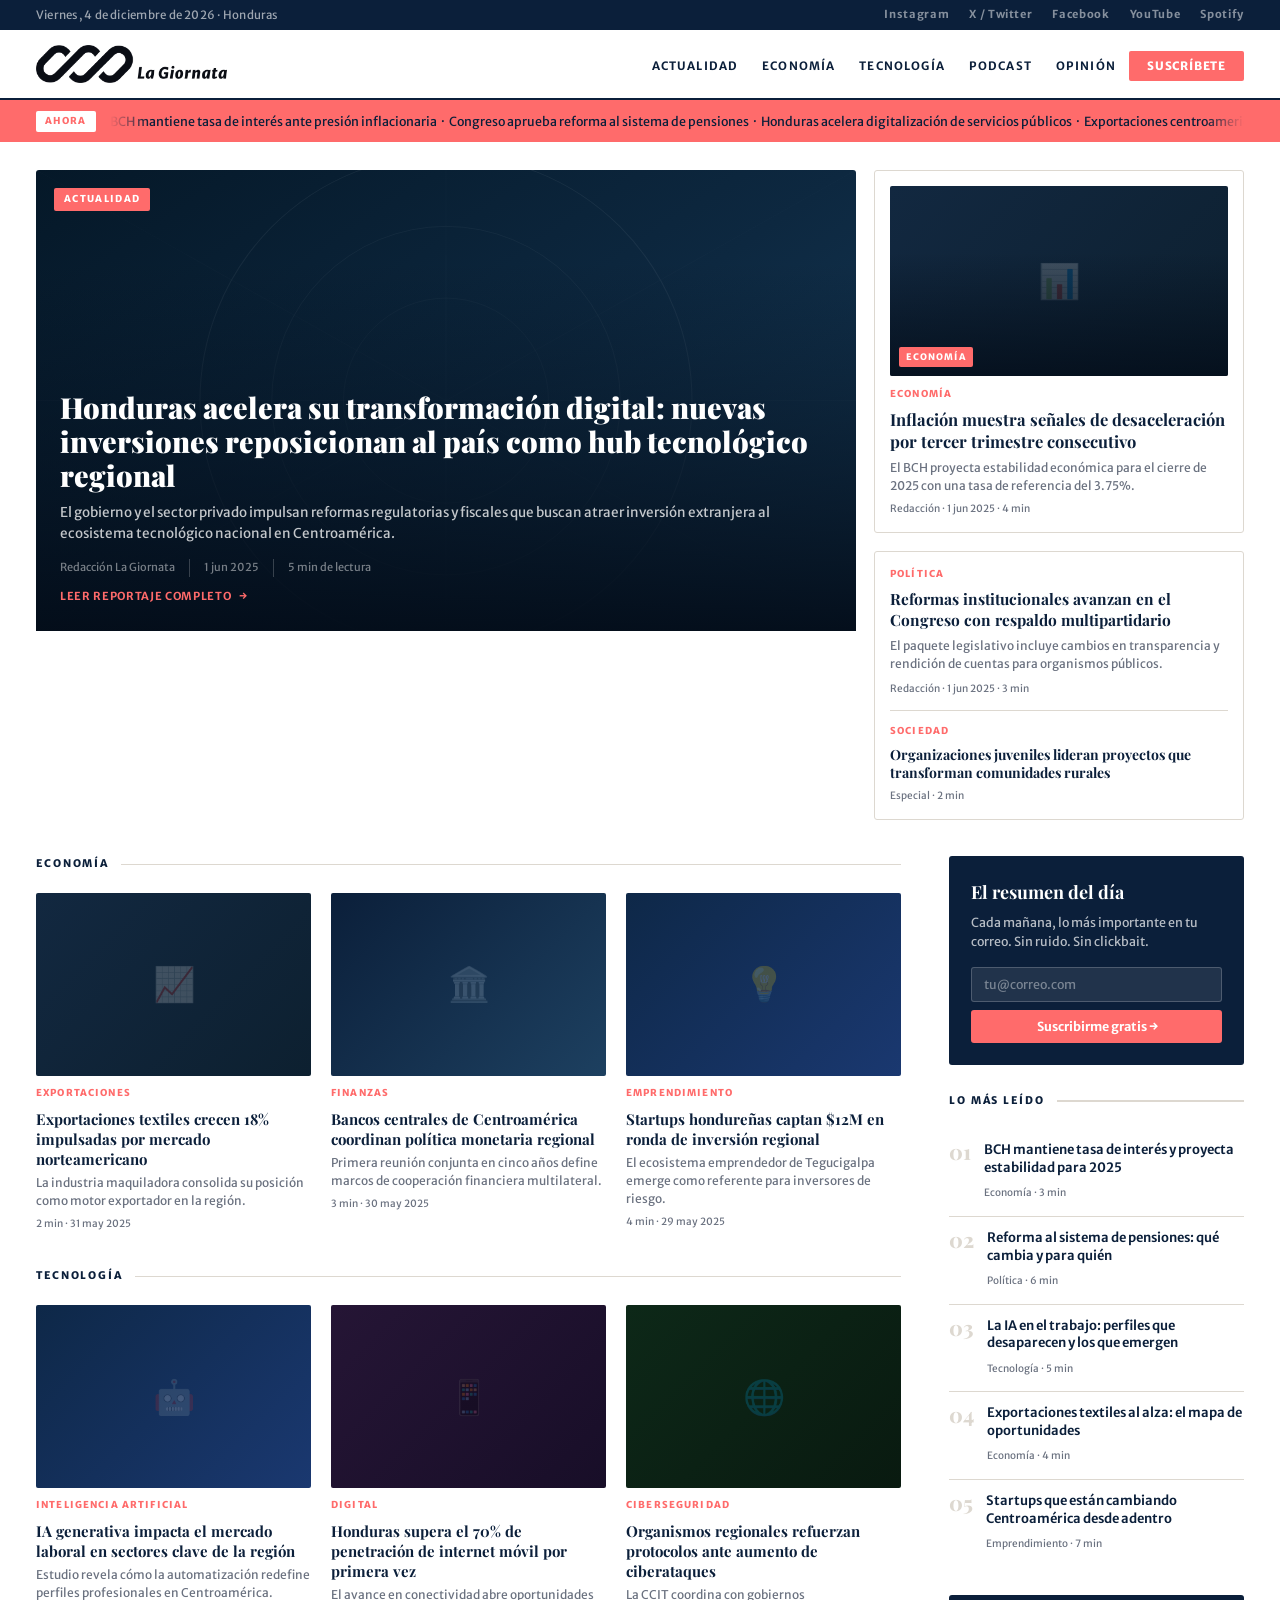
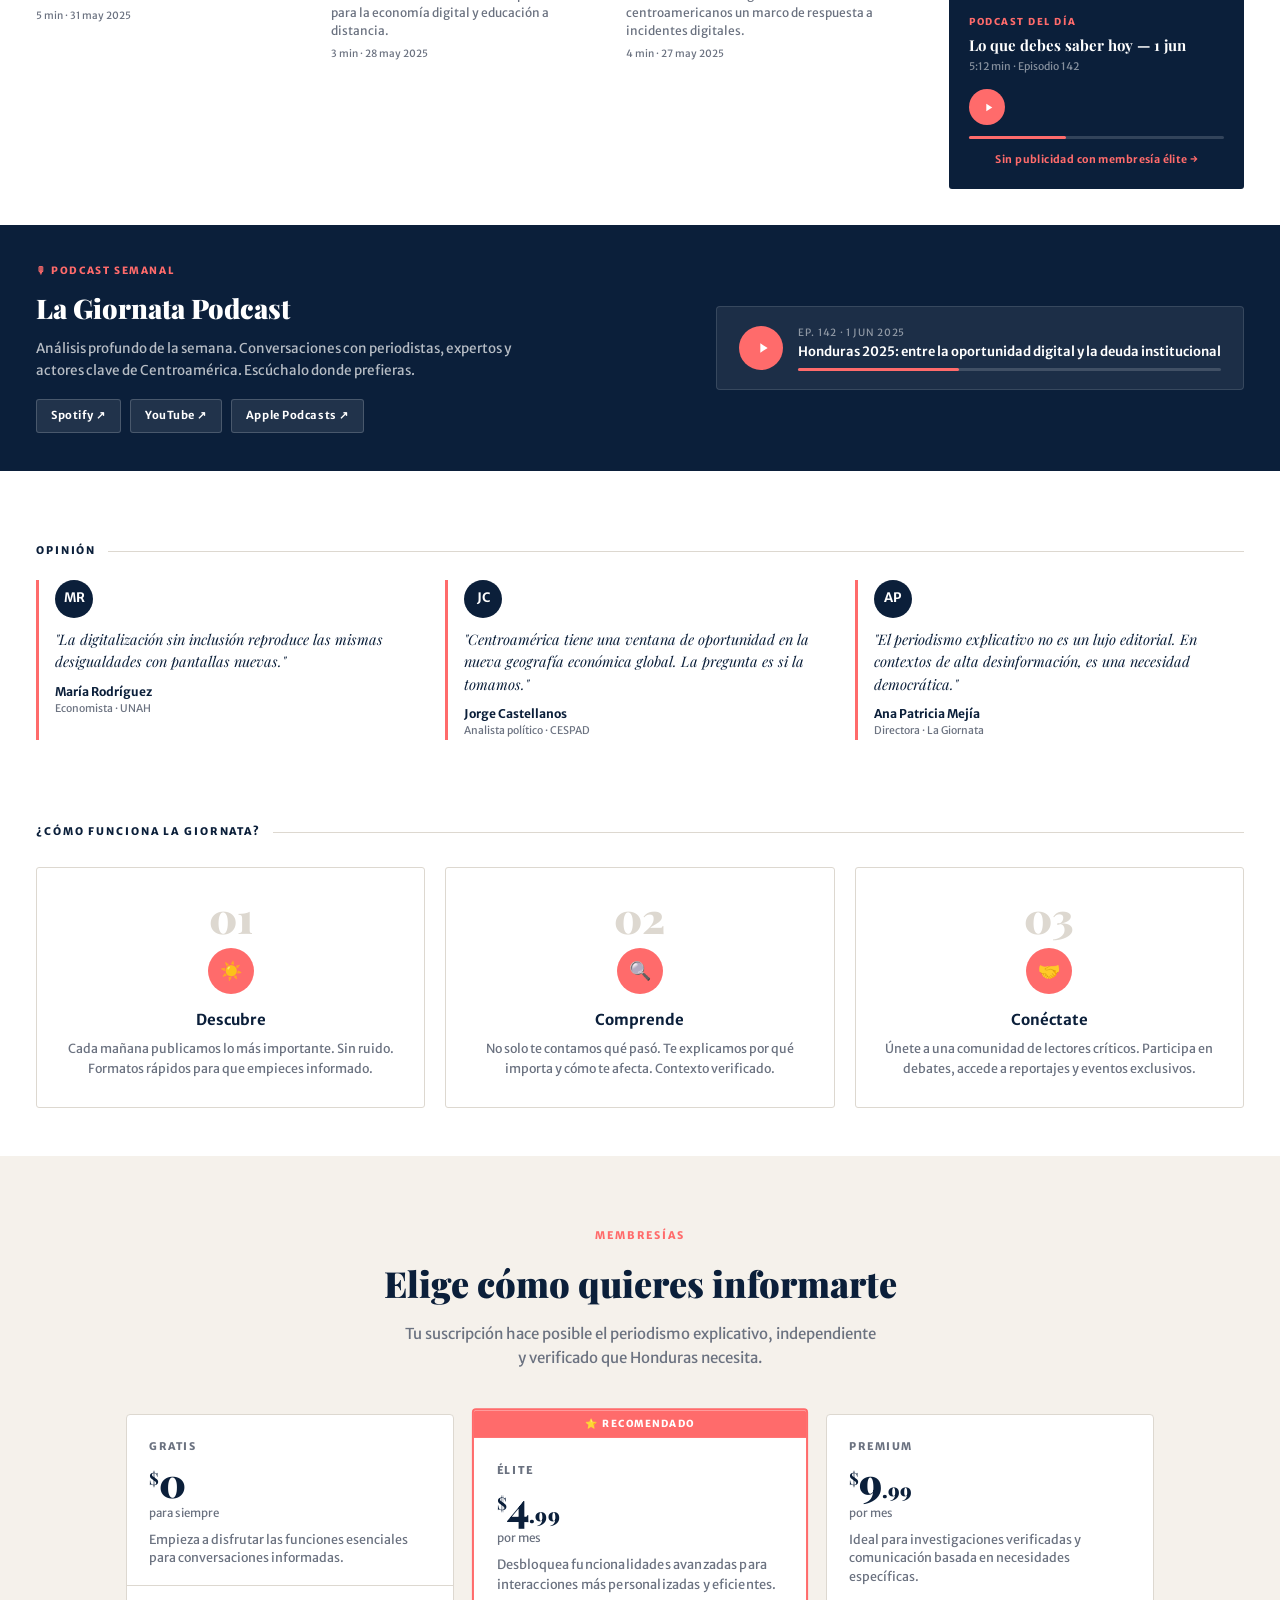
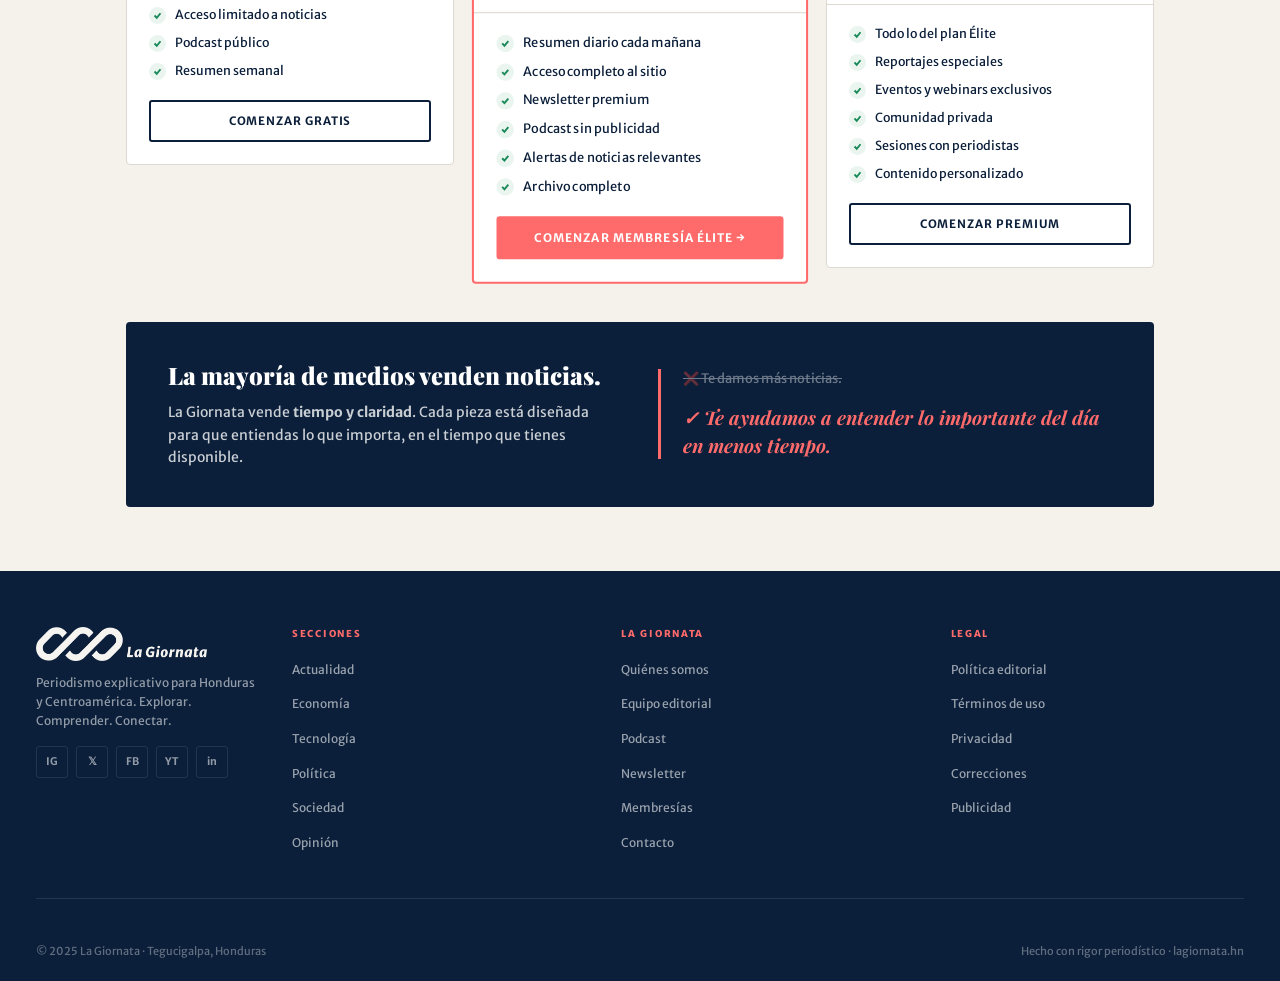
<file: index.html>
<!DOCTYPE html>
<html lang="es">
<head>
<meta charset="UTF-8">
<meta name="viewport" content="width=device-width, initial-scale=1.0">
<meta name="description" content="La Giornata — Periodismo explicativo para Honduras y Centroamérica.">
<title>La Giornata — Explorar. Comprender. Conectar.</title>
<link rel="preconnect" href="https://fonts.googleapis.com">
<link href="https://fonts.googleapis.com/css2?family=Merriweather+Sans:wght@300;400;600;700;800&family=Playfair+Display:ital,wght@0,700;0,900;1,700&display=swap" rel="stylesheet">
<style>
*{margin:0;padding:0;box-sizing:border-box}
:root{
  --navy:#0B1F3A;
  --coral:#FF6B6B;
  --beige:#F5F1EB;
  --gray:#6B7280;
  --border:#DDD8D0;
  --light:#fafaf8;
  --font-body:'Merriweather Sans',sans-serif;
  --font-display:'Playfair Display',serif;
}
html{scroll-behavior:smooth}
body{font-family:var(--font-body);background:#fff;color:var(--navy);font-size:16px;line-height:1.6;overflow-x:hidden}
a{text-decoration:none;color:inherit}
img{max-width:100%;display:block}

/* ── LOGO BLEND MODES ── */
.logo-header{
  height:38px;
  width:auto;
  filter:invert(1);          /* black bg→white, beige logo→dark navy on white */
  display:block;
}
.logo-footer{
  height:34px;
  width:auto;
  mix-blend-mode:screen;     /* eliminates black bg on dark surface */
  display:block;
  margin-bottom:12px;
}

/* ── TOPBAR ── */
.topbar{background:var(--navy);color:#fff;font-size:11.5px;padding:6px 0;letter-spacing:.02em}
.topbar-inner{max-width:1280px;margin:0 auto;padding:0 36px;display:flex;justify-content:space-between;align-items:center}
.topbar-date{opacity:.6;font-weight:400}
.topbar-social{display:flex;gap:20px}
.topbar-social a{opacity:.5;font-size:11px;font-weight:700;letter-spacing:.06em;transition:opacity .2s;color:#fff}
.topbar-social a:hover{opacity:1}

/* ── BREAKING BAR ── */
.breaking{background:var(--coral);padding:8px 0;overflow:hidden}
.breaking-inner{max-width:1280px;margin:0 auto;padding:0 36px;display:flex;align-items:center;gap:14px}
.brk-pill{background:#fff;color:var(--coral);font-size:9.5px;font-weight:800;padding:3px 9px;letter-spacing:.14em;text-transform:uppercase;border-radius:2px;white-space:nowrap;flex-shrink:0}
.ticker-wrap{overflow:hidden;flex:1;mask-image:linear-gradient(to right,transparent,black 40px,black calc(100% - 40px),transparent)}
.ticker{display:inline-block;white-space:nowrap;font-size:12.5px;animation:tick 36s linear infinite}
@keyframes tick{0%{transform:translateX(60vw)}100%{transform:translateX(-100%)}}

/* ── HEADER ── */
.site-header{
  background:#ffffff;
  border-bottom:2px solid var(--navy);
  position:sticky;top:0;z-index:200;
}
.header-inner{
  max-width:1280px;margin:0 auto;padding:0 36px;
  display:flex;align-items:center;justify-content:space-between;
  height:68px;gap:32px;
}
.nav-list{display:flex;align-items:center;gap:2px;list-style:none}
.nav-list a{
  font-size:11.5px;font-weight:700;text-transform:uppercase;letter-spacing:.1em;
  color:var(--navy);padding:6px 11px;border-radius:2px;
  transition:color .18s;position:relative;
}
.nav-list a:hover{color:var(--coral)}
.nav-list a.active{color:var(--coral)}
.nav-list a.active::after{
  content:'';position:absolute;bottom:-4px;left:11px;right:11px;
  height:2px;background:var(--coral);border-radius:1px;
}
.btn-sub{
  background:var(--coral)!important;color:#fff!important;
  padding:8px 18px!important;border-radius:3px;
  font-weight:800!important;letter-spacing:.07em!important;
  transition:background .2s,transform .15s!important;
}
.btn-sub:hover{background:#e05050!important;transform:translateY(-1px)}
.btn-sub::after{display:none!important}

.hamburger{display:none;flex-direction:column;gap:5px;background:none;border:none;cursor:pointer;padding:4px}
.hamburger span{display:block;width:22px;height:2px;background:var(--navy);border-radius:1px;transition:all .3s}
.mobile-nav{display:none;position:fixed;top:68px;left:0;right:0;background:#fff;border-bottom:2px solid var(--navy);z-index:199;padding:16px 36px;flex-direction:column}
.mobile-nav.open{display:flex}
.mobile-nav a{font-size:14px;font-weight:700;text-transform:uppercase;letter-spacing:.08em;padding:12px 0;border-bottom:1px solid var(--border);color:var(--navy)}
.mobile-nav a.accent{color:var(--coral);border:none;margin-top:8px}

/* ── HERO ── */
.hero{max-width:1280px;margin:0 auto;padding:28px 36px 0}
.hero-grid{display:grid;grid-template-columns:1fr 370px;grid-template-rows:1fr auto;gap:18px}
.hero-main{grid-row:1/3;position:relative;overflow:hidden;border-radius:3px;cursor:pointer;display:block}
.hero-main:hover .hero-title{color:#ffd0d0}
.hero-main-bg{
  width:100%;aspect-ratio:16/9;
  background:linear-gradient(145deg,#051828 0%,#0d2840 55%,#163a58 100%);
  position:relative;display:flex;align-items:flex-end;
}
.hero-geo{position:absolute;inset:0;opacity:.055}
.hero-vignette{position:absolute;inset:0;background:linear-gradient(to bottom,transparent 20%,rgba(3,12,24,.94) 100%)}
.hero-cat{
  position:absolute;top:18px;left:18px;
  background:var(--coral);color:#fff;
  font-size:9.5px;font-weight:800;padding:4px 10px;
  letter-spacing:.14em;text-transform:uppercase;border-radius:2px;
}
.hero-body{position:relative;z-index:2;padding:24px;width:100%}
.hero-title{
  font-family:var(--font-display);font-size:29px;font-weight:900;
  color:#fff;line-height:1.18;margin-bottom:11px;
  transition:color .2s;
}
.hero-desc{font-size:13.5px;color:rgba(255,255,255,.76);line-height:1.55;margin-bottom:14px}
.hero-meta{font-size:11px;color:rgba(255,255,255,.46);display:flex;gap:0}
.hero-meta span{padding-right:14px}
.hero-meta span+span{padding-left:14px;border-left:1px solid rgba(255,255,255,.2)}
.read-cta{display:inline-flex;align-items:center;gap:5px;font-size:11px;font-weight:700;color:var(--coral);letter-spacing:.06em;text-transform:uppercase;margin-top:11px}
.read-cta::after{content:'→';margin-left:3px}

.side-card{
  border:1px solid var(--border);padding:15px;border-radius:3px;
  cursor:pointer;transition:border-color .2s,box-shadow .2s;
  background:#fff;
}
.side-card:hover{border-color:var(--coral);box-shadow:0 4px 20px rgba(255,107,107,.08)}
.side-img{width:100%;aspect-ratio:16/9;border-radius:2px;overflow:hidden;margin-bottom:11px;position:relative}
.side-vignette{position:absolute;inset:0;background:linear-gradient(to bottom,transparent 35%,rgba(3,12,24,.78) 100%)}
.side-sticker{position:absolute;bottom:9px;left:9px;font-size:9px;font-weight:800;text-transform:uppercase;letter-spacing:.12em;color:#fff;background:var(--coral);padding:3px 7px;border-radius:2px}
.side-card h3{font-family:var(--font-display);font-size:16.5px;font-weight:700;line-height:1.3;margin-bottom:7px}
.side-card p{font-size:12px;color:var(--gray);line-height:1.5}
.cat-pill{font-size:9.5px;font-weight:800;text-transform:uppercase;letter-spacing:.12em;color:var(--coral);margin-bottom:7px;display:block}
.art-date{font-size:10px;color:var(--gray);margin-top:6px}

/* ── SECTION DIVIDER ── */
.sec-div{display:flex;align-items:center;gap:12px;margin-bottom:20px}
.sec-div span{font-size:10.5px;font-weight:800;text-transform:uppercase;letter-spacing:.18em;color:var(--navy);white-space:nowrap}
.sec-div::after{content:'';flex:1;height:1.5px;background:var(--border)}

/* ── MAIN LAYOUT ── */
.main-wrap{max-width:1280px;margin:36px auto 0;padding:0 36px;display:grid;grid-template-columns:1fr 295px;gap:48px}

/* ── ARTICLE GRID ── */
.art-grid{display:grid;grid-template-columns:repeat(3,1fr);gap:20px;margin-bottom:36px}
.art-card{cursor:pointer}
.art-img{width:100%;aspect-ratio:3/2;border-radius:2px;overflow:hidden;margin-bottom:10px;position:relative}
.art-card h4{font-family:var(--font-display);font-size:15px;font-weight:700;line-height:1.35;margin-bottom:5px;transition:color .2s}
.art-card:hover h4{color:var(--coral)}
.art-card p{font-size:12px;color:var(--gray);line-height:1.5}
.art-meta{font-size:10px;color:var(--gray);margin-top:6px}
.ph1{background:linear-gradient(135deg,#0B1F3A,#1d4060)}
.ph2{background:linear-gradient(135deg,#122840,#0d2030)}
.ph3{background:linear-gradient(135deg,#0e2848,#1a3870)}
.ph4{background:linear-gradient(135deg,#251535,#180e28)}
.ph5{background:linear-gradient(135deg,#0d2818,#091a10)}
.ph6{background:linear-gradient(135deg,#301408,#200d05)}
.ph-ico{position:absolute;inset:0;display:flex;align-items:center;justify-content:center;font-size:34px;opacity:.2}

/* ── SIDEBAR ── */
.sb-news{background:var(--navy);color:#fff;padding:22px;border-radius:3px;margin-bottom:28px}
.sb-news h3{font-family:var(--font-display);font-size:18px;font-weight:700;margin-bottom:7px}
.sb-news p{font-size:12.5px;opacity:.7;margin-bottom:15px;line-height:1.5}
.email-in{width:100%;padding:9px 12px;border:1px solid rgba(255,255,255,.2);background:rgba(255,255,255,.09);color:#fff;border-radius:3px;font-size:12.5px;font-family:var(--font-body);margin-bottom:8px;outline:none}
.email-in::placeholder{color:rgba(255,255,255,.4)}
.email-in:focus{border-color:var(--coral)}
.btn-nl{width:100%;padding:9px;background:var(--coral);color:#fff;border:none;border-radius:3px;font-size:12.5px;font-weight:700;font-family:var(--font-body);cursor:pointer;transition:background .2s}
.btn-nl:hover{background:#e05050}

.trend-list{list-style:none;margin-bottom:28px}
.trend-li{display:flex;gap:13px;padding:12px 0;border-bottom:1px solid var(--border);align-items:flex-start}
.trend-li:last-child{border:none}
.trend-n{font-size:21px;font-weight:800;color:var(--border);line-height:1;flex-shrink:0;font-family:var(--font-display)}
.trend-info h5{font-size:13px;font-weight:600;line-height:1.35;margin-bottom:2px}
.trend-info span{font-size:10px;color:var(--gray)}

.sb-pod{background:var(--navy);color:#fff;padding:20px;border-radius:3px}
.sb-pod-eye{font-size:9.5px;font-weight:800;text-transform:uppercase;letter-spacing:.16em;color:var(--coral);margin-bottom:6px}
.sb-pod-title{font-family:var(--font-display);font-size:15px;font-weight:700;margin-bottom:4px;line-height:1.3}
.sb-pod-meta{font-size:10.5px;opacity:.5;margin-bottom:13px}
.play-sm{width:36px;height:36px;background:var(--coral);border-radius:50%;display:flex;align-items:center;justify-content:center;cursor:pointer;border:none;margin-bottom:11px;transition:transform .2s}
.play-sm:hover{transform:scale(1.08)}
.play-sm svg{width:13px;height:13px;fill:#fff;margin-left:2px}
.p-bar{width:100%;height:3px;background:rgba(255,255,255,.16);border-radius:2px;margin-bottom:13px}
.p-prog{width:38%;height:100%;background:var(--coral);border-radius:2px}
.sb-link{display:block;text-align:center;font-size:10.5px;color:var(--coral);font-weight:700;letter-spacing:.04em}

/* ── PODCAST STRIP ── */
.pod-strip{background:var(--navy);color:#fff;padding:38px 0;margin:36px 0}
.pod-inner{max-width:1280px;margin:0 auto;padding:0 36px;display:grid;grid-template-columns:1fr auto;align-items:center;gap:36px}
.pod-eye{font-size:10px;font-weight:800;text-transform:uppercase;letter-spacing:.16em;color:var(--coral);margin-bottom:8px}
.pod-title{font-family:var(--font-display);font-size:27px;font-weight:900;margin-bottom:8px}
.pod-desc{font-size:13.5px;opacity:.7;max-width:500px;line-height:1.6;margin-bottom:18px}
.pod-btns{display:flex;gap:9px;flex-wrap:wrap}
.pod-btn{background:rgba(255,255,255,.09);border:1px solid rgba(255,255,255,.18);color:#fff;padding:7px 14px;border-radius:3px;font-size:11px;font-weight:700;letter-spacing:.05em;transition:background .2s}
.pod-btn:hover{background:rgba(255,255,255,.17)}
.pod-player{background:rgba(255,255,255,.07);border:1px solid rgba(255,255,255,.12);border-radius:4px;padding:18px 22px;display:flex;align-items:center;gap:15px;min-width:265px}
.play-lg{width:44px;height:44px;background:var(--coral);border-radius:50%;display:flex;align-items:center;justify-content:center;cursor:pointer;border:none;flex-shrink:0;transition:transform .2s}
.play-lg:hover{transform:scale(1.07)}
.play-lg svg{width:16px;height:16px;fill:#fff;margin-left:3px}
.pl-info{flex:1;min-width:0}
.pl-ep{font-size:10px;opacity:.5;text-transform:uppercase;letter-spacing:.07em}
.pl-name{font-size:13px;font-weight:600;margin:3px 0 8px;line-height:1.3}
.pl-bar{width:100%;height:3px;background:rgba(255,255,255,.16);border-radius:2px}
.pl-prog{width:38%;height:100%;background:var(--coral);border-radius:2px}

/* ── OPINION ── */
.op-wrap{max-width:1280px;margin:0 auto;padding:0 36px 0}
.op-grid{display:grid;grid-template-columns:repeat(3,1fr);gap:20px;margin-bottom:36px}
.op-card{border-left:3px solid var(--coral);padding:0 0 0 16px}
.op-av{width:38px;height:38px;border-radius:50%;background:var(--navy);color:#fff;display:flex;align-items:center;justify-content:center;font-size:13px;font-weight:700;margin-bottom:10px;flex-shrink:0}
.op-text{font-family:var(--font-display);font-size:14.5px;font-style:italic;line-height:1.55;margin-bottom:9px}
.op-author{font-size:12px;font-weight:700}
.op-role{font-size:10.5px;color:var(--gray)}

/* ── FUNNEL ── */
.funnel-wrap{max-width:1280px;margin:0 auto;padding:48px 36px}
.funnel-grid{display:grid;grid-template-columns:repeat(3,1fr);gap:20px;margin-top:26px}
.f-step{text-align:center;padding:28px 18px;border:1px solid var(--border);border-radius:3px;transition:border-color .2s,box-shadow .2s}
.f-step:hover{border-color:var(--coral);box-shadow:0 6px 24px rgba(255,107,107,.07)}
.f-n{font-family:var(--font-display);font-size:42px;font-weight:900;color:var(--border);line-height:1;margin-bottom:10px}
.f-ico{width:46px;height:46px;background:var(--coral);border-radius:50%;display:flex;align-items:center;justify-content:center;margin:0 auto 14px;font-size:18px}
.f-step h3{font-size:15px;font-weight:700;margin-bottom:7px}
.f-step p{font-size:12.5px;color:var(--gray);line-height:1.6}

/* ── MEMBRESÍAS ── */
.mb-sec{background:var(--beige);padding:72px 0 64px}
.mb-inner{max-width:1100px;margin:0 auto;padding:0 36px}
.mb-head{text-align:center;margin-bottom:44px}
.mb-eye{font-size:10.5px;font-weight:800;text-transform:uppercase;letter-spacing:.18em;color:var(--coral);margin-bottom:10px}
.mb-head h2{font-family:var(--font-display);font-size:36px;font-weight:900;color:var(--navy);margin-bottom:10px}
.mb-head p{font-size:15px;color:var(--gray);max-width:480px;margin:0 auto;line-height:1.6}

.plans-grid{display:grid;grid-template-columns:repeat(3,1fr);gap:22px;align-items:start}
.plan-card{background:#fff;border:1.5px solid var(--border);border-radius:4px;overflow:hidden;transition:transform .2s,box-shadow .2s}
.plan-card:hover{transform:translateY(-4px);box-shadow:0 16px 48px rgba(11,31,58,.1)}
.plan-card.feat{border:2.5px solid var(--coral);transform:scale(1.025)}
.plan-card.feat:hover{transform:scale(1.025) translateY(-4px)}
.plan-badge{background:var(--coral);color:#fff;font-size:9.5px;font-weight:800;text-align:center;padding:6px;letter-spacing:.14em;text-transform:uppercase}
.plan-head{padding:24px 22px 17px;border-bottom:1px solid var(--border)}
.plan-name{font-size:10.5px;font-weight:800;text-transform:uppercase;letter-spacing:.15em;color:var(--gray);margin-bottom:6px}
.plan-price{font-family:var(--font-display);font-size:40px;font-weight:900;color:var(--navy);line-height:1;margin-bottom:2px}
.plan-price sup{font-size:17px;font-weight:700;vertical-align:top;margin-top:8px;display:inline-block}
.plan-per{font-size:11.5px;color:var(--gray);margin-bottom:8px}
.plan-tag{font-size:12.5px;color:var(--gray);line-height:1.5}
.plan-feats{padding:20px 22px}
.plan-feats ul{list-style:none;display:flex;flex-direction:column;gap:10px}
.plan-feats li{display:flex;align-items:flex-start;gap:9px;font-size:12.5px;line-height:1.4}
.ck{width:17px;height:17px;border-radius:50%;background:#eaf5ef;display:flex;align-items:center;justify-content:center;flex-shrink:0;margin-top:1px}
.ck svg{width:9px;height:9px;stroke:#1a8a5a;fill:none;stroke-width:2.5}
.plan-cta{padding:0 22px 22px}
.btn-plan{display:block;width:100%;padding:12px;text-align:center;font-size:11.5px;font-weight:700;letter-spacing:.08em;border-radius:3px;cursor:pointer;border:2px solid var(--navy);font-family:var(--font-body);transition:all .2s;background:transparent;color:var(--navy);text-transform:uppercase}
.btn-plan:hover{background:var(--navy);color:#fff}
.btn-plan.prim{background:var(--coral);color:#fff;border-color:var(--coral)}
.btn-plan.prim:hover{background:#e05050;border-color:#e05050}

.mb-diff{margin-top:44px;background:var(--navy);color:#fff;border-radius:4px;padding:38px 42px;display:grid;grid-template-columns:1fr 1fr;gap:36px;align-items:center}
.mb-diff h3{font-family:var(--font-display);font-size:24px;font-weight:900;margin-bottom:10px;line-height:1.3}
.mb-diff p{font-size:14px;opacity:.78;line-height:1.6}
.diff-prom{border-left:3px solid var(--coral);padding-left:22px}
.diff-not{font-size:13px;opacity:.4;text-decoration:line-through;margin-bottom:14px}
.diff-yes{font-family:var(--font-display);font-size:19px;font-weight:700;font-style:italic;color:var(--coral);line-height:1.45}

/* ── FOOTER ── */
.site-footer{background:var(--navy);color:#fff;padding:56px 0 20px}
.ft-inner{max-width:1280px;margin:0 auto;padding:0 36px}
.ft-grid{display:grid;grid-template-columns:220px repeat(3,1fr);gap:36px;margin-bottom:44px;padding-bottom:44px;border-bottom:1px solid rgba(255,255,255,.1)}
.ft-brand p{font-size:12px;opacity:.55;line-height:1.6;margin-bottom:16px}
.ft-social{display:flex;gap:8px}
.ft-social a{width:32px;height:32px;border:1px solid rgba(255,255,255,.18);border-radius:3px;display:flex;align-items:center;justify-content:center;font-size:10.5px;font-weight:700;opacity:.55;transition:opacity .2s,border-color .2s}
.ft-social a:hover{opacity:1;border-color:var(--coral)}
.ft-col h4{font-size:9.5px;font-weight:800;text-transform:uppercase;letter-spacing:.18em;color:var(--coral);margin-bottom:14px}
.ft-col ul{list-style:none;display:flex;flex-direction:column;gap:9px}
.ft-col li a{font-size:12px;opacity:.58;transition:opacity .2s}
.ft-col li a:hover{opacity:1}
.ft-bottom{display:flex;justify-content:space-between;font-size:11px;opacity:.35}

/* ── RESPONSIVE ── */
@media(max-width:1060px){
  .hero-grid{grid-template-columns:1fr;grid-template-rows:auto}
  .hero-main{grid-row:auto}
  .main-wrap{grid-template-columns:1fr}
  .ft-grid{grid-template-columns:1fr 1fr}
  .plans-grid{grid-template-columns:1fr;max-width:400px;margin:0 auto}
  .plan-card.feat{transform:none}
  .mb-diff{grid-template-columns:1fr}
  .pod-inner{grid-template-columns:1fr}
}
@media(max-width:768px){
  .nav-list{display:none}
  .hamburger{display:flex}
  .topbar{display:none}
  .art-grid{grid-template-columns:1fr}
  .op-grid{grid-template-columns:1fr}
  .funnel-grid{grid-template-columns:1fr}
  .ft-grid{grid-template-columns:1fr}
  .hero-title{font-size:22px}
  .hero,.main-wrap,.op-wrap,.funnel-wrap{padding-left:20px;padding-right:20px}
}
</style>
</head>
<body>

<!-- TOPBAR -->
<div class="topbar">
  <div class="topbar-inner">
    <span class="topbar-date" id="topDate">Honduras · Periodismo Explicativo</span>
    <div class="topbar-social">
      <a href="#">Instagram</a>
      <a href="#">X / Twitter</a>
      <a href="#">Facebook</a>
      <a href="#">YouTube</a>
      <a href="#">Spotify</a>
    </div>
  </div>
</div>

<!-- HEADER -->
<header class="site-header">
  <div class="header-inner">
    <a href="index.html" aria-label="La Giornata — Inicio">
      <!-- mix-blend-mode:multiply hace el negro transparente sobre fondo blanco -->
      <img src="[data-uri]" alt="La Giornata" class="logo-header">
    </a>
    <nav aria-label="Navegación principal">
      <ul class="nav-list">
        <li><a href="#actualidad">Actualidad</a></li>
        <li><a href="#economia">Economía</a></li>
        <li><a href="#tecnologia">Tecnología</a></li>
        <li><a href="#podcast-sec">Podcast</a></li>
        <li><a href="#opinion">Opinión</a></li>
        <li><a href="pages/membresias.html" class="btn-sub">Suscríbete</a></li>
      </ul>
    </nav>
    <button class="hamburger" onclick="toggleMenu()" aria-label="Abrir menú">
      <span></span><span></span><span></span>
    </button>
  </div>
</header>

<!-- MOBILE NAV -->
<nav class="mobile-nav" id="mobileNav" aria-label="Menú móvil">
  <a href="#actualidad" onclick="toggleMenu()">Actualidad</a>
  <a href="#economia" onclick="toggleMenu()">Economía</a>
  <a href="#tecnologia" onclick="toggleMenu()">Tecnología</a>
  <a href="#podcast-sec" onclick="toggleMenu()">Podcast</a>
  <a href="#opinion" onclick="toggleMenu()">Opinión</a>
  <a href="pages/membresias.html" class="accent">→ Ver membresías</a>
</nav>

<!-- BREAKING NEWS -->
<div class="breaking" aria-label="Noticias en tiempo real">
  <div class="breaking-inner">
    <span class="brk-pill">Ahora</span>
    <div class="ticker-wrap">
      <span class="ticker">
        BCH mantiene tasa de interés ante presión inflacionaria &nbsp;·&nbsp;
        Congreso aprueba reforma al sistema de pensiones &nbsp;·&nbsp;
        Honduras acelera digitalización de servicios públicos &nbsp;·&nbsp;
        Exportaciones centroamericanas crecen 12% en Q1 &nbsp;·&nbsp;
        IA generativa transforma mercado laboral en América Latina &nbsp;·&nbsp;
        Gobierno lanza conectividad rural en 5 departamentos
      </span>
    </div>
  </div>
</div>

<!-- ══ HERO ══ -->
<section id="actualidad" aria-label="Noticias principales">
  <div class="hero">
    <div class="hero-grid">

      <a href="#" class="hero-main" aria-label="Leer nota principal">
        <div class="hero-main-bg">
          <svg class="hero-geo" viewBox="0 0 800 450" preserveAspectRatio="xMidYMid slice" aria-hidden="true">
            <circle cx="400" cy="225" r="240" fill="none" stroke="white" stroke-width="1"/>
            <circle cx="400" cy="225" r="170" fill="none" stroke="white" stroke-width=".7"/>
            <circle cx="400" cy="225" r="100" fill="none" stroke="white" stroke-width=".5"/>
            <line x1="0" y1="225" x2="800" y2="225" stroke="white" stroke-width=".4"/>
            <line x1="400" y1="0" x2="400" y2="450" stroke="white" stroke-width=".4"/>
            <line x1="0" y1="0" x2="800" y2="450" stroke="white" stroke-width=".25"/>
            <line x1="800" y1="0" x2="0" y2="450" stroke="white" stroke-width=".25"/>
          </svg>
          <div class="hero-vignette"></div>
          <span class="hero-cat">Actualidad</span>
          <div class="hero-body">
            <h1 class="hero-title">Honduras acelera su transformación digital: nuevas inversiones reposicionan al país como hub tecnológico regional</h1>
            <p class="hero-desc">El gobierno y el sector privado impulsan reformas regulatorias y fiscales que buscan atraer inversión extranjera al ecosistema tecnológico nacional en Centroamérica.</p>
            <div class="hero-meta">
              <span>Redacción La Giornata</span>
              <span>1 jun 2025</span>
              <span>5 min de lectura</span>
            </div>
            <div class="read-cta">Leer reportaje completo</div>
          </div>
        </div>
      </a>

      <div class="side-card">
        <div class="side-img ph2">
          <div class="ph-ico">📊</div>
          <div class="side-vignette"></div>
          <span class="side-sticker">Economía</span>
        </div>
        <span class="cat-pill">ECONOMÍA</span>
        <h3>Inflación muestra señales de desaceleración por tercer trimestre consecutivo</h3>
        <p>El BCH proyecta estabilidad económica para el cierre de 2025 con una tasa de referencia del 3.75%.</p>
        <div class="art-date">Redacción · 1 jun 2025 · 4 min</div>
      </div>

      <div class="side-card">
        <span class="cat-pill">POLÍTICA</span>
        <h3 style="font-family:var(--font-display);font-size:15.5px;font-weight:700;line-height:1.3;margin-bottom:7px">Reformas institucionales avanzan en el Congreso con respaldo multipartidario</h3>
        <p style="font-size:12px;color:var(--gray);line-height:1.5;margin-bottom:8px">El paquete legislativo incluye cambios en transparencia y rendición de cuentas para organismos públicos.</p>
        <div class="art-date">Redacción · 1 jun 2025 · 3 min</div>
        <div style="border-top:1px solid var(--border);margin-top:13px;padding-top:13px">
          <span class="cat-pill">SOCIEDAD</span>
          <h3 style="font-family:var(--font-display);font-size:14px;font-weight:700;line-height:1.3;margin-bottom:5px">Organizaciones juveniles lideran proyectos que transforman comunidades rurales</h3>
          <div class="art-date">Especial · 2 min</div>
        </div>
      </div>

    </div>
  </div>
</section>

<!-- ══ MAIN + SIDEBAR ══ -->
<div class="main-wrap">
  <main class="content-col">

    <section id="economia" style="margin-bottom:36px">
      <div class="sec-div"><span>Economía</span></div>
      <div class="art-grid">
        <article class="art-card"><a href="#">
          <div class="art-img ph2"><div class="ph-ico">📈</div></div>
          <span class="cat-pill">EXPORTACIONES</span>
          <h4>Exportaciones textiles crecen 18% impulsadas por mercado norteamericano</h4>
          <p>La industria maquiladora consolida su posición como motor exportador en la región.</p>
          <div class="art-meta">2 min · 31 may 2025</div>
        </a></article>
        <article class="art-card"><a href="#">
          <div class="art-img ph1"><div class="ph-ico">🏛️</div></div>
          <span class="cat-pill">FINANZAS</span>
          <h4>Bancos centrales de Centroamérica coordinan política monetaria regional</h4>
          <p>Primera reunión conjunta en cinco años define marcos de cooperación financiera multilateral.</p>
          <div class="art-meta">3 min · 30 may 2025</div>
        </a></article>
        <article class="art-card"><a href="#">
          <div class="art-img ph3"><div class="ph-ico">💡</div></div>
          <span class="cat-pill">EMPRENDIMIENTO</span>
          <h4>Startups hondureñas captan $12M en ronda de inversión regional</h4>
          <p>El ecosistema emprendedor de Tegucigalpa emerge como referente para inversores de riesgo.</p>
          <div class="art-meta">4 min · 29 may 2025</div>
        </a></article>
      </div>
    </section>

    <section id="tecnologia" style="margin-bottom:36px">
      <div class="sec-div"><span>Tecnología</span></div>
      <div class="art-grid">
        <article class="art-card"><a href="#">
          <div class="art-img ph3"><div class="ph-ico">🤖</div></div>
          <span class="cat-pill">INTELIGENCIA ARTIFICIAL</span>
          <h4>IA generativa impacta el mercado laboral en sectores clave de la región</h4>
          <p>Estudio revela cómo la automatización redefine perfiles profesionales en Centroamérica.</p>
          <div class="art-meta">5 min · 31 may 2025</div>
        </a></article>
        <article class="art-card"><a href="#">
          <div class="art-img ph4"><div class="ph-ico">📱</div></div>
          <span class="cat-pill">DIGITAL</span>
          <h4>Honduras supera el 70% de penetración de internet móvil por primera vez</h4>
          <p>El avance en conectividad abre oportunidades para la economía digital y educación a distancia.</p>
          <div class="art-meta">3 min · 28 may 2025</div>
        </a></article>
        <article class="art-card"><a href="#">
          <div class="art-img ph5"><div class="ph-ico">🌐</div></div>
          <span class="cat-pill">CIBERSEGURIDAD</span>
          <h4>Organismos regionales refuerzan protocolos ante aumento de ciberataques</h4>
          <p>La CCIT coordina con gobiernos centroamericanos un marco de respuesta a incidentes digitales.</p>
          <div class="art-meta">4 min · 27 may 2025</div>
        </a></article>
      </div>
    </section>

  </main>

  <aside aria-label="Barra lateral">
    <div class="sb-news">
      <h3>El resumen del día</h3>
      <p>Cada mañana, lo más importante en tu correo. Sin ruido. Sin clickbait.</p>
      <input type="email" class="email-in" placeholder="tu@correo.com" aria-label="Correo electrónico">
      <button class="btn-nl">Suscribirme gratis →</button>
    </div>

    <div class="sec-div"><span>Lo más leído</span></div>
    <ul class="trend-list">
      <li class="trend-li"><span class="trend-n">01</span><div class="trend-info"><h5>BCH mantiene tasa de interés y proyecta estabilidad para 2025</h5><span>Economía · 3 min</span></div></li>
      <li class="trend-li"><span class="trend-n">02</span><div class="trend-info"><h5>Reforma al sistema de pensiones: qué cambia y para quién</h5><span>Política · 6 min</span></div></li>
      <li class="trend-li"><span class="trend-n">03</span><div class="trend-info"><h5>La IA en el trabajo: perfiles que desaparecen y los que emergen</h5><span>Tecnología · 5 min</span></div></li>
      <li class="trend-li"><span class="trend-n">04</span><div class="trend-info"><h5>Exportaciones textiles al alza: el mapa de oportunidades</h5><span>Economía · 4 min</span></div></li>
      <li class="trend-li"><span class="trend-n">05</span><div class="trend-info"><h5>Startups que están cambiando Centroamérica desde adentro</h5><span>Emprendimiento · 7 min</span></div></li>
    </ul>

    <div class="sb-pod">
      <div class="sb-pod-eye">Podcast del día</div>
      <div class="sb-pod-title">Lo que debes saber hoy — 1 jun</div>
      <div class="sb-pod-meta">5:12 min · Episodio 142</div>
      <button class="play-sm" aria-label="Reproducir podcast"><svg viewBox="0 0 24 24"><path d="M8 5v14l11-7z"/></svg></button>
      <div class="p-bar"><div class="p-prog"></div></div>
      <a href="pages/membresias.html" class="sb-link">Sin publicidad con membresía élite →</a>
    </div>
  </aside>
</div>

<!-- ══ PODCAST STRIP ══ -->
<section id="podcast-sec" class="pod-strip">
  <div class="pod-inner">
    <div>
      <div class="pod-eye">🎙 Podcast Semanal</div>
      <div class="pod-title">La Giornata Podcast</div>
      <div class="pod-desc">Análisis profundo de la semana. Conversaciones con periodistas, expertos y actores clave de Centroamérica. Escúchalo donde prefieras.</div>
      <div class="pod-btns">
        <a href="#" class="pod-btn">Spotify ↗</a>
        <a href="#" class="pod-btn">YouTube ↗</a>
        <a href="#" class="pod-btn">Apple Podcasts ↗</a>
      </div>
    </div>
    <div class="pod-player">
      <button class="play-lg" aria-label="Reproducir episodio"><svg viewBox="0 0 24 24"><path d="M8 5v14l11-7z"/></svg></button>
      <div class="pl-info">
        <div class="pl-ep">Ep. 142 · 1 jun 2025</div>
        <div class="pl-name">Honduras 2025: entre la oportunidad digital y la deuda institucional</div>
        <div class="pl-bar"><div class="pl-prog"></div></div>
      </div>
    </div>
  </div>
</section>

<!-- ══ OPINIÓN ══ -->
<section id="opinion" class="op-wrap" style="padding-top:36px">
  <div class="sec-div"><span>Opinión</span></div>
  <div class="op-grid">
    <div class="op-card">
      <div class="op-av">MR</div>
      <div class="op-text">"La digitalización sin inclusión reproduce las mismas desigualdades con pantallas nuevas."</div>
      <div class="op-author">María Rodríguez</div>
      <div class="op-role">Economista · UNAH</div>
    </div>
    <div class="op-card">
      <div class="op-av">JC</div>
      <div class="op-text">"Centroamérica tiene una ventana de oportunidad en la nueva geografía económica global. La pregunta es si la tomamos."</div>
      <div class="op-author">Jorge Castellanos</div>
      <div class="op-role">Analista político · CESPAD</div>
    </div>
    <div class="op-card">
      <div class="op-av">AP</div>
      <div class="op-text">"El periodismo explicativo no es un lujo editorial. En contextos de alta desinformación, es una necesidad democrática."</div>
      <div class="op-author">Ana Patricia Mejía</div>
      <div class="op-role">Directora · La Giornata</div>
    </div>
  </div>
</section>

<!-- ══ CÓMO FUNCIONA ══ -->
<section class="funnel-wrap">
  <div class="sec-div"><span>¿Cómo funciona La Giornata?</span></div>
  <div class="funnel-grid">
    <div class="f-step">
      <div class="f-n">01</div>
      <div class="f-ico">☀️</div>
      <h3>Descubre</h3>
      <p>Cada mañana publicamos lo más importante. Sin ruido. Formatos rápidos para que empieces informado.</p>
    </div>
    <div class="f-step">
      <div class="f-n">02</div>
      <div class="f-ico">🔍</div>
      <h3>Comprende</h3>
      <p>No solo te contamos qué pasó. Te explicamos por qué importa y cómo te afecta. Contexto verificado.</p>
    </div>
    <div class="f-step">
      <div class="f-n">03</div>
      <div class="f-ico">🤝</div>
      <h3>Conéctate</h3>
      <p>Únete a una comunidad de lectores críticos. Participa en debates, accede a reportajes y eventos exclusivos.</p>
    </div>
  </div>
</section>

<!-- ══ MEMBRESÍAS ══ -->
<section id="membresias" class="mb-sec">
  <div class="mb-inner">
    <div class="mb-head">
      <div class="mb-eye">Membresías</div>
      <h2>Elige cómo quieres informarte</h2>
      <p>Tu suscripción hace posible el periodismo explicativo, independiente y verificado que Honduras necesita.</p>
    </div>
    <div class="plans-grid">

      <div class="plan-card">
        <div class="plan-head">
          <div class="plan-name">Gratis</div>
          <div class="plan-price"><sup>$</sup>0</div>
          <div class="plan-per">para siempre</div>
          <div class="plan-tag">Empieza a disfrutar las funciones esenciales para conversaciones informadas.</div>
        </div>
        <div class="plan-feats"><ul>
          <li><div class="ck"><svg viewBox="0 0 12 12"><polyline points="2,6 5,9 10,3"/></svg></div>Acceso limitado a noticias</li>
          <li><div class="ck"><svg viewBox="0 0 12 12"><polyline points="2,6 5,9 10,3"/></svg></div>Podcast público</li>
          <li><div class="ck"><svg viewBox="0 0 12 12"><polyline points="2,6 5,9 10,3"/></svg></div>Resumen semanal</li>
        </ul></div>
        <div class="plan-cta"><button class="btn-plan" onclick="alert('¡Bienvenido/a a La Giornata!')">Comenzar gratis</button></div>
      </div>

      <div class="plan-card feat">
        <div class="plan-badge">⭐ Recomendado</div>
        <div class="plan-head">
          <div class="plan-name">Élite</div>
          <div class="plan-price"><sup>$</sup>4<span style="font-size:20px">.99</span></div>
          <div class="plan-per">por mes</div>
          <div class="plan-tag">Desbloquea funcionalidades avanzadas para interacciones más personalizadas y eficientes.</div>
        </div>
        <div class="plan-feats"><ul>
          <li><div class="ck"><svg viewBox="0 0 12 12"><polyline points="2,6 5,9 10,3"/></svg></div>Resumen diario cada mañana</li>
          <li><div class="ck"><svg viewBox="0 0 12 12"><polyline points="2,6 5,9 10,3"/></svg></div>Acceso completo al sitio</li>
          <li><div class="ck"><svg viewBox="0 0 12 12"><polyline points="2,6 5,9 10,3"/></svg></div>Newsletter premium</li>
          <li><div class="ck"><svg viewBox="0 0 12 12"><polyline points="2,6 5,9 10,3"/></svg></div>Podcast sin publicidad</li>
          <li><div class="ck"><svg viewBox="0 0 12 12"><polyline points="2,6 5,9 10,3"/></svg></div>Alertas de noticias relevantes</li>
          <li><div class="ck"><svg viewBox="0 0 12 12"><polyline points="2,6 5,9 10,3"/></svg></div>Archivo completo</li>
        </ul></div>
        <div class="plan-cta"><button class="btn-plan prim" onclick="window.location.href='pages/membresias.html'">Comenzar membresía Élite →</button></div>
      </div>

      <div class="plan-card">
        <div class="plan-head">
          <div class="plan-name">Premium</div>
          <div class="plan-price"><sup>$</sup>9<span style="font-size:20px">.99</span></div>
          <div class="plan-per">por mes</div>
          <div class="plan-tag">Ideal para investigaciones verificadas y comunicación basada en necesidades específicas.</div>
        </div>
        <div class="plan-feats"><ul>
          <li><div class="ck"><svg viewBox="0 0 12 12"><polyline points="2,6 5,9 10,3"/></svg></div>Todo lo del plan Élite</li>
          <li><div class="ck"><svg viewBox="0 0 12 12"><polyline points="2,6 5,9 10,3"/></svg></div>Reportajes especiales</li>
          <li><div class="ck"><svg viewBox="0 0 12 12"><polyline points="2,6 5,9 10,3"/></svg></div>Eventos y webinars exclusivos</li>
          <li><div class="ck"><svg viewBox="0 0 12 12"><polyline points="2,6 5,9 10,3"/></svg></div>Comunidad privada</li>
          <li><div class="ck"><svg viewBox="0 0 12 12"><polyline points="2,6 5,9 10,3"/></svg></div>Sesiones con periodistas</li>
          <li><div class="ck"><svg viewBox="0 0 12 12"><polyline points="2,6 5,9 10,3"/></svg></div>Contenido personalizado</li>
        </ul></div>
        <div class="plan-cta"><button class="btn-plan" onclick="window.location.href='pages/membresias.html'">Comenzar Premium</button></div>
      </div>

    </div>

    <div class="mb-diff">
      <div>
        <h3>La mayoría de medios venden noticias.</h3>
        <p>La Giornata vende <strong>tiempo y claridad</strong>. Cada pieza está diseñada para que entiendas lo que importa, en el tiempo que tienes disponible.</p>
      </div>
      <div class="diff-prom">
        <div class="diff-not">❌ Te damos más noticias.</div>
        <div class="diff-yes">✓ Te ayudamos a entender lo importante del día en menos tiempo.</div>
      </div>
    </div>
  </div>
</section>

<!-- ══ FOOTER ══ -->
<footer class="site-footer">
  <div class="ft-inner">
    <div class="ft-grid">
      <div class="ft-brand">
        <!-- mix-blend-mode:screen hace el negro transparente sobre fondo oscuro -->
        <img src="[data-uri]" alt="La Giornata" class="logo-footer">
        <p>Periodismo explicativo para Honduras y Centroamérica. Explorar. Comprender. Conectar.</p>
        <div class="ft-social">
          <a href="#" aria-label="Instagram">IG</a>
          <a href="#" aria-label="X / Twitter">𝕏</a>
          <a href="#" aria-label="Facebook">FB</a>
          <a href="#" aria-label="YouTube">YT</a>
          <a href="#" aria-label="LinkedIn">in</a>
        </div>
      </div>
      <div class="ft-col">
        <h4>Secciones</h4>
        <ul>
          <li><a href="#">Actualidad</a></li>
          <li><a href="#">Economía</a></li>
          <li><a href="#">Tecnología</a></li>
          <li><a href="#">Política</a></li>
          <li><a href="#">Sociedad</a></li>
          <li><a href="#">Opinión</a></li>
        </ul>
      </div>
      <div class="ft-col">
        <h4>La Giornata</h4>
        <ul>
          <li><a href="#">Quiénes somos</a></li>
          <li><a href="#">Equipo editorial</a></li>
          <li><a href="#">Podcast</a></li>
          <li><a href="#">Newsletter</a></li>
          <li><a href="pages/membresias.html">Membresías</a></li>
          <li><a href="#">Contacto</a></li>
        </ul>
      </div>
      <div class="ft-col">
        <h4>Legal</h4>
        <ul>
          <li><a href="#">Política editorial</a></li>
          <li><a href="#">Términos de uso</a></li>
          <li><a href="#">Privacidad</a></li>
          <li><a href="#">Correcciones</a></li>
          <li><a href="#">Publicidad</a></li>
        </ul>
      </div>
    </div>
    <div class="ft-bottom">
      <span>© 2025 La Giornata · Tegucigalpa, Honduras</span>
      <span>Hecho con rigor periodístico · lagiornata.hn</span>
    </div>
  </div>
</footer>

<script>
function toggleMenu(){
  document.getElementById('mobileNav').classList.toggle('open');
}
document.addEventListener('click',function(e){
  var nav=document.getElementById('mobileNav');
  var ham=document.querySelector('.hamburger');
  if(nav.classList.contains('open')&&!nav.contains(e.target)&&!ham.contains(e.target))
    nav.classList.remove('open');
});
// Fecha dinámica
var d=new Date();
var days=['Domingo','Lunes','Martes','Miércoles','Jueves','Viernes','Sábado'];
var months=['enero','febrero','marzo','abril','mayo','junio','julio','agosto','septiembre','octubre','noviembre','diciembre'];
document.getElementById('topDate').textContent=days[d.getDay()]+', '+d.getDate()+' de '+months[d.getMonth()]+' de '+d.getFullYear()+' · Honduras';
// Scroll nav highlight
window.addEventListener('scroll',function(){
  var ids=['actualidad','economia','tecnologia','podcast-sec','opinion'];
  var links=document.querySelectorAll('.nav-list a');
  var cur='';
  ids.forEach(function(id){var el=document.getElementById(id);if(el&&window.scrollY>=el.offsetTop-100)cur=id;});
  links.forEach(function(a){a.classList.remove('active');if(a.getAttribute('href')==='#'+cur)a.classList.add('active');});
});
</script>
</body>
</html>
</file>
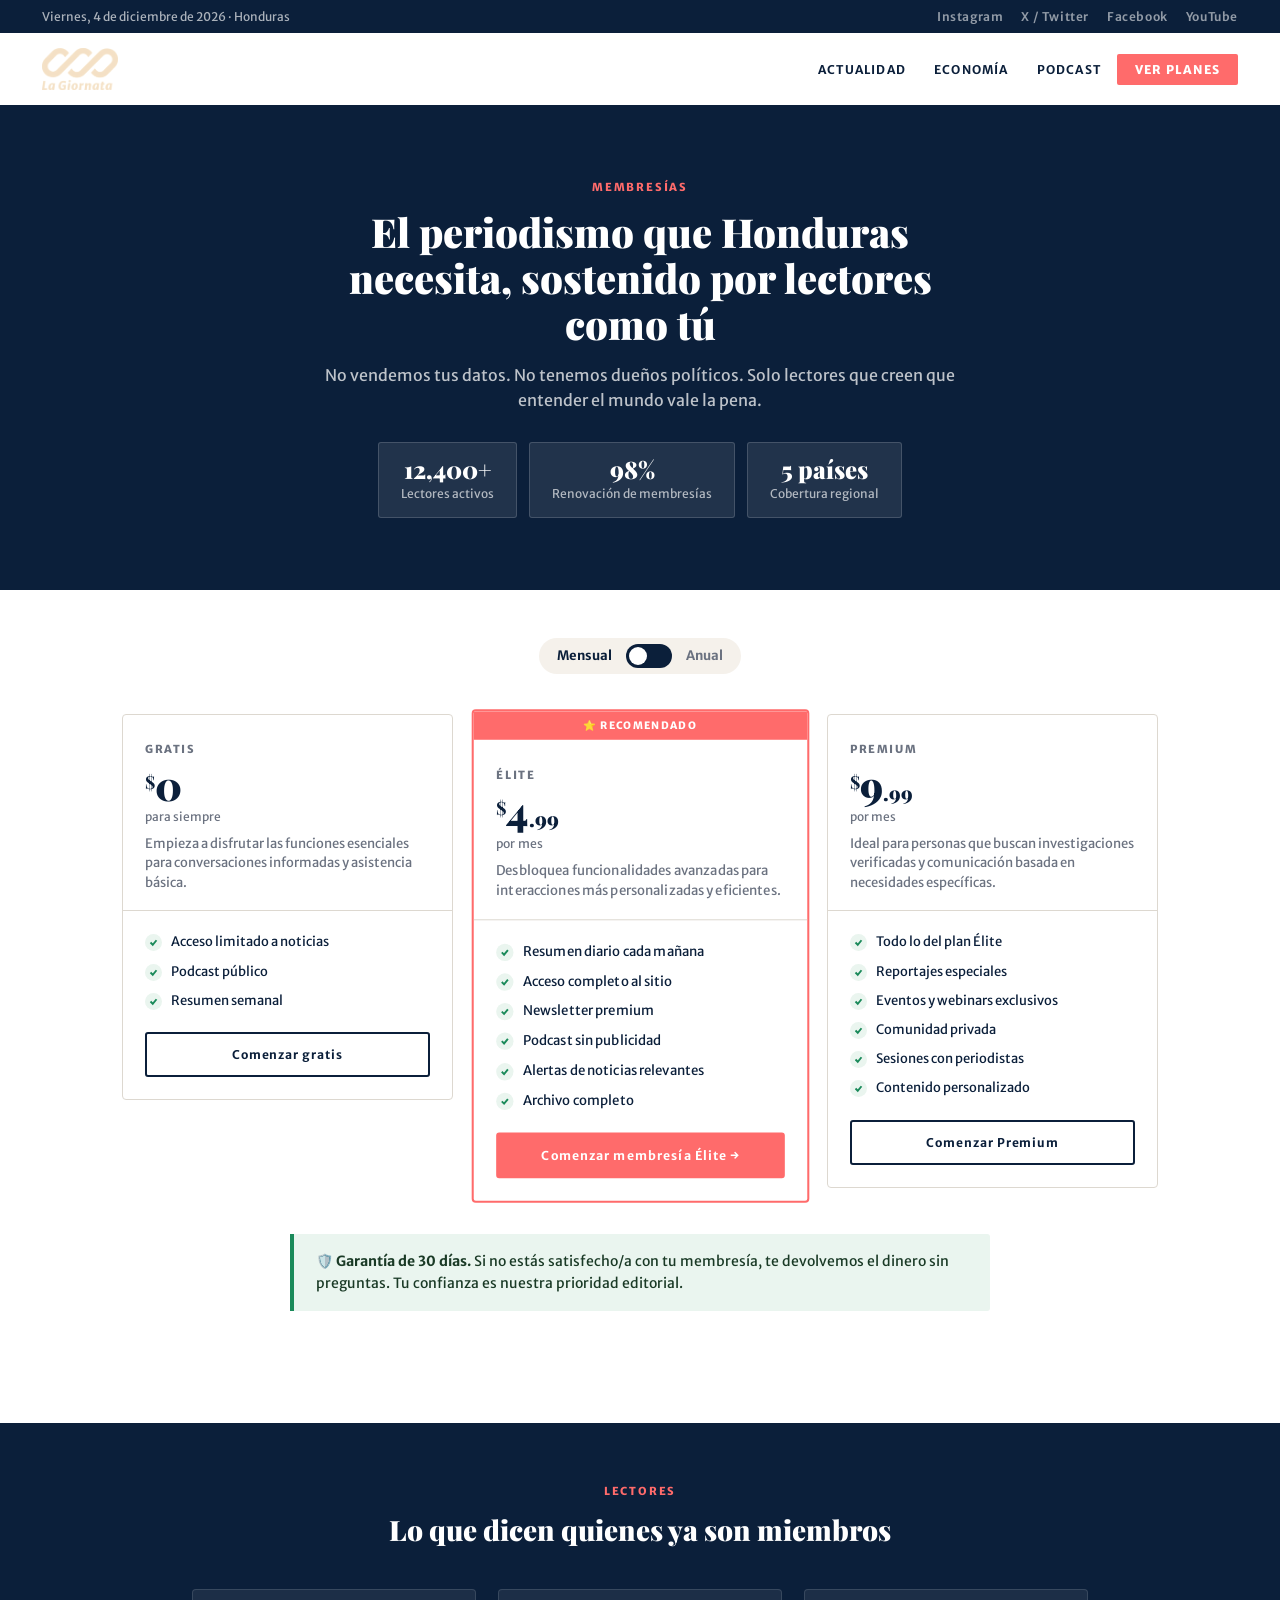
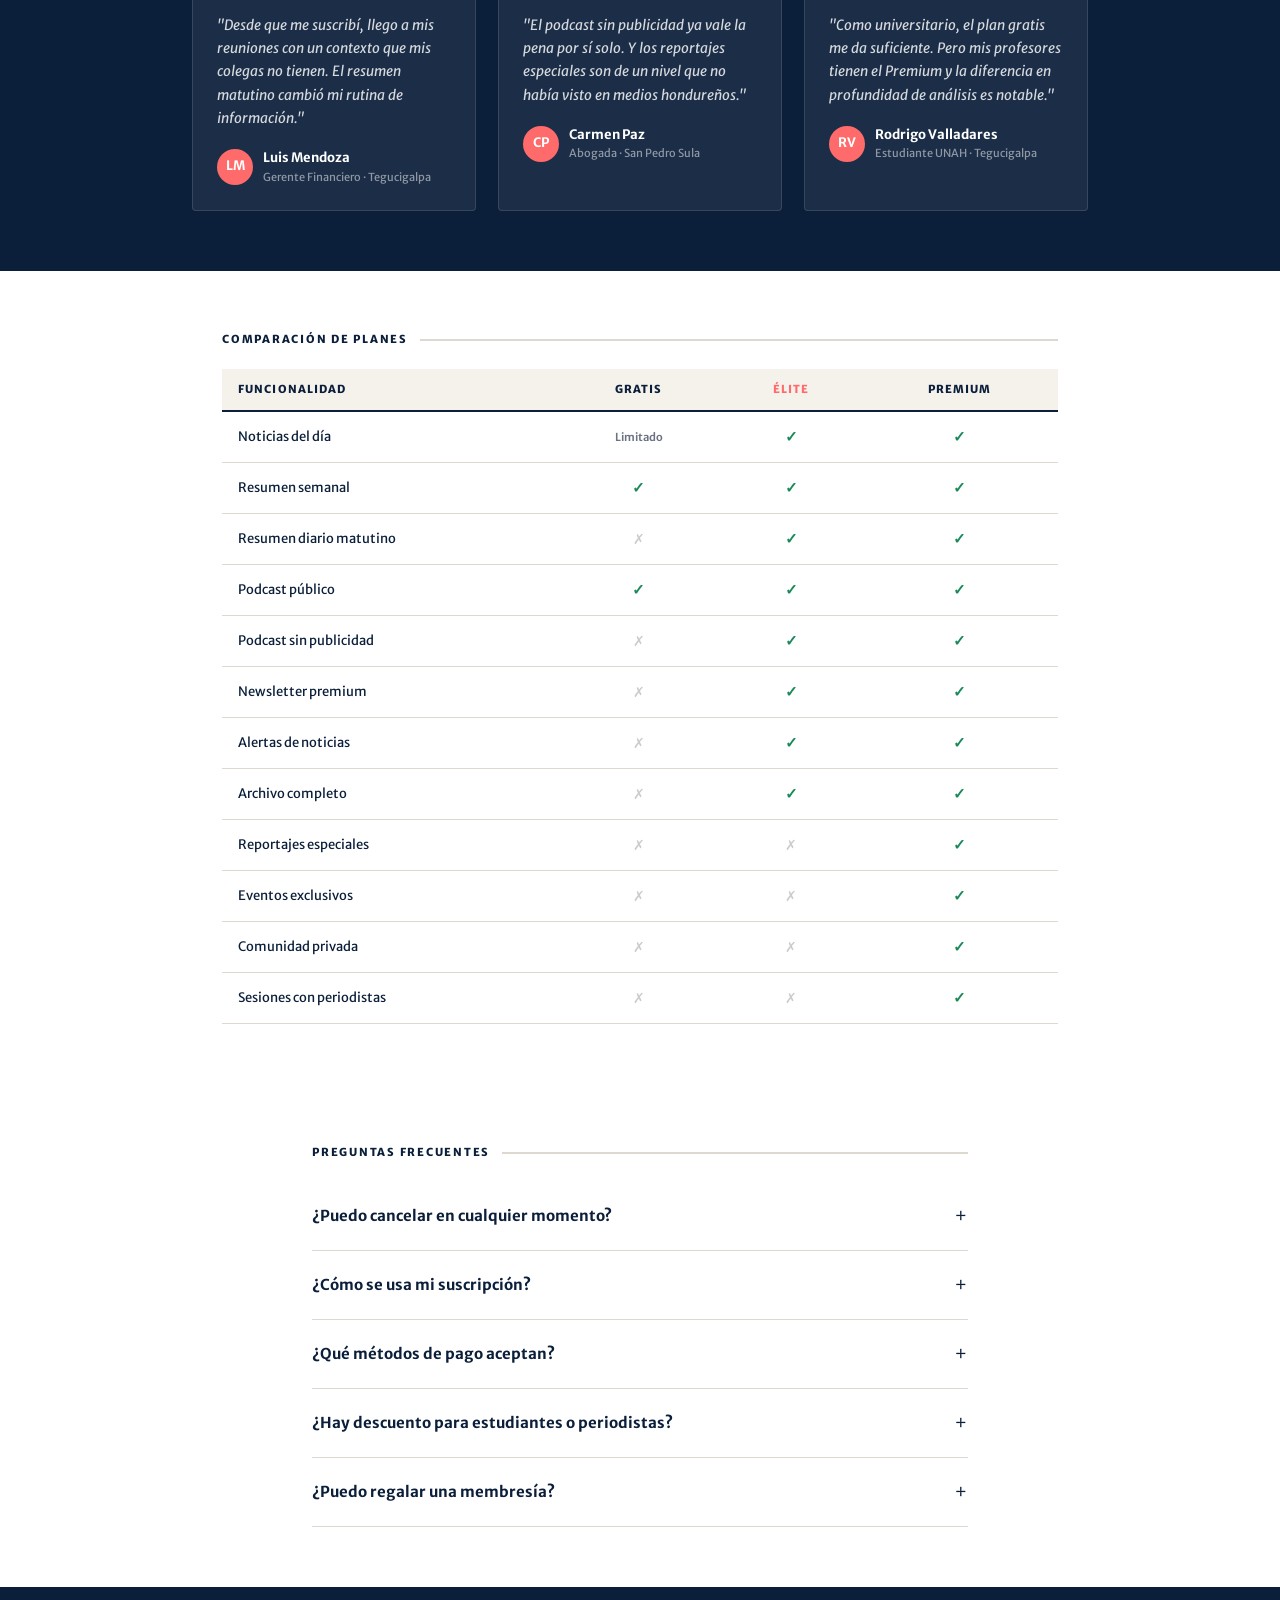
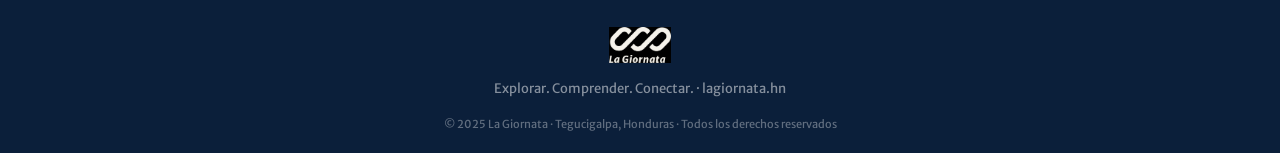
<file: pages/membresias.html>
<!DOCTYPE html>
<html lang="es">
<head>
<meta charset="UTF-8">
<meta name="viewport" content="width=device-width, initial-scale=1.0">
<meta name="description" content="Membresías La Giornata — Apoya el periodismo explicativo e independiente.">
<title>Membresías — La Giornata</title>
<link rel="preconnect" href="https://fonts.googleapis.com">
<link href="https://fonts.googleapis.com/css2?family=Merriweather+Sans:wght@300;400;600;700;800&family=Playfair+Display:ital,wght@0,700;0,900;1,700&display=swap" rel="stylesheet">
<style>
*{margin:0;padding:0;box-sizing:border-box}
:root{--navy:#0B1F3A;--coral:#FF6B6B;--beige:#F5F1EB;--gray:#6B7280;--border:#DDD8D0;--font-body:'Merriweather Sans',sans-serif;--font-display:'Playfair Display',serif}
html{scroll-behavior:smooth}
body{font-family:var(--font-body);background:#fff;color:var(--navy);font-size:16px;line-height:1.6}
a{text-decoration:none;color:inherit}
img{max-width:100%;display:block}

.topbar{background:var(--navy);color:#fff;font-size:12px;padding:7px 0}
.topbar-inner{max-width:1260px;margin:0 auto;padding:0 32px;display:flex;justify-content:space-between;align-items:center}
.topbar-date{opacity:.65}
.topbar-social{display:flex;gap:18px}
.topbar-social a{opacity:.55;font-size:12px;font-weight:600;letter-spacing:.05em;transition:opacity .2s}
.topbar-social a:hover{opacity:1}

.site-header{background:#fff;border-bottom:2.5px solid var(--navy);position:sticky;top:0;z-index:100}
.header-inner{max-width:1260px;margin:0 auto;padding:0 32px;display:flex;align-items:center;justify-content:space-between;height:72px;gap:32px}
.logo-img{height:42px;width:auto;filter:invert(1)}
.nav-main{display:flex;align-items:center;gap:4px;list-style:none}
.nav-main a{font-size:12px;font-weight:700;text-transform:uppercase;letter-spacing:.1em;color:var(--navy);padding:6px 12px;border-radius:2px;transition:color .2s}
.nav-main a:hover{color:var(--coral)}
.btn-sub{background:var(--coral)!important;color:#fff!important;padding:8px 18px!important;border-radius:3px;font-weight:800!important}
.hamburger{display:none;flex-direction:column;gap:5px;background:none;border:none;cursor:pointer;padding:4px}
.hamburger span{display:block;width:22px;height:2px;background:var(--navy);border-radius:1px}

.sec-label{display:flex;align-items:center;gap:12px;margin-bottom:20px}
.sec-label span{font-size:11px;font-weight:800;text-transform:uppercase;letter-spacing:.16em;color:var(--navy);white-space:nowrap}
.sec-label::after{content:'';flex:1;height:1.5px;background:var(--border)}

/* HERO */
.mb-hero{background:var(--navy);color:#fff;padding:72px 32px;text-align:center}
.mb-hero-inner{max-width:660px;margin:0 auto}
.mb-hero-eye{font-size:11px;font-weight:800;text-transform:uppercase;letter-spacing:.16em;color:var(--coral);margin-bottom:12px}
.mb-hero h1{font-family:var(--font-display);font-size:40px;font-weight:900;line-height:1.15;margin-bottom:16px}
.mb-hero p{font-size:16px;opacity:.73;line-height:1.6;margin-bottom:28px}
.mb-stats{display:flex;gap:12px;justify-content:center;flex-wrap:wrap}
.mb-stat{background:rgba(255,255,255,.09);border:1px solid rgba(255,255,255,.16);padding:14px 22px;border-radius:3px;text-align:center}
.mb-stat strong{display:block;font-family:var(--font-display);font-size:24px;font-weight:900;line-height:1}
.mb-stat span{font-size:12px;opacity:.65;margin-top:3px;display:block}

/* TOGGLE */
.billing-wrap{text-align:center;padding:48px 0 0}
.billing-toggle{display:inline-flex;align-items:center;gap:14px;background:var(--beige);border-radius:50px;padding:6px 18px;margin-bottom:40px}
.tog-label{font-size:13px;font-weight:700;color:var(--gray);transition:color .2s}
.tog-label.active{color:var(--navy)}
.tog-switch{width:46px;height:24px;background:var(--navy);border-radius:12px;cursor:pointer;position:relative;border:none;transition:background .2s;flex-shrink:0}
.tog-knob{position:absolute;top:3px;left:3px;width:18px;height:18px;background:#fff;border-radius:50%;transition:transform .25s}
.tog-switch.yearly .tog-knob{transform:translateX(22px)}
.save-badge{background:var(--coral);color:#fff;font-size:10px;font-weight:800;padding:3px 8px;border-radius:2px;letter-spacing:.05em;margin-left:4px}

/* PLANS */
.plans-sec{max-width:1100px;margin:0 auto;padding:0 32px 64px}
.plans-grid{display:grid;grid-template-columns:repeat(3,1fr);gap:22px;align-items:start}
.plan-card{background:#fff;border:1.5px solid var(--border);border-radius:4px;overflow:hidden;transition:transform .2s,box-shadow .2s}
.plan-card:hover{transform:translateY(-4px);box-shadow:0 14px 44px rgba(11,31,58,.09)}
.plan-card.feat{border:2.5px solid var(--coral);transform:scale(1.02)}
.plan-card.feat:hover{transform:scale(1.02) translateY(-4px)}
.plan-badge{background:var(--coral);color:#fff;font-size:10px;font-weight:800;text-align:center;padding:6px;letter-spacing:.12em;text-transform:uppercase}
.plan-head{padding:26px 22px 18px;border-bottom:1px solid var(--border)}
.plan-name{font-size:11px;font-weight:800;text-transform:uppercase;letter-spacing:.14em;color:var(--gray);margin-bottom:6px}
.plan-price{font-family:var(--font-display);font-size:40px;font-weight:900;color:var(--navy);line-height:1;margin-bottom:2px}
.plan-price sup{font-size:18px;font-weight:700;vertical-align:top;margin-top:8px;display:inline-block}
.plan-per{font-size:12px;color:var(--gray);margin-bottom:8px}
.plan-tag{font-size:13px;color:var(--gray);line-height:1.5}
.plan-feats{padding:22px}
.plan-feats ul{list-style:none;display:flex;flex-direction:column;gap:11px}
.plan-feats li{display:flex;align-items:flex-start;gap:9px;font-size:13px;line-height:1.4}
.ck{width:17px;height:17px;border-radius:50%;background:#eaf5ef;display:flex;align-items:center;justify-content:center;flex-shrink:0;margin-top:1px}
.ck svg{width:9px;height:9px;stroke:#1a8a5a;fill:none;stroke-width:2.5}
.plan-cta{padding:0 22px 22px}
.btn-plan{display:block;width:100%;padding:13px;text-align:center;font-size:12px;font-weight:700;letter-spacing:.08em;border-radius:3px;cursor:pointer;border:2px solid var(--navy);font-family:var(--font-body);transition:all .2s;background:transparent;color:var(--navy)}
.btn-plan:hover{background:var(--navy);color:#fff}
.btn-plan.prim{background:var(--coral);color:#fff;border-color:var(--coral)}
.btn-plan.prim:hover{background:#e05050;border-color:#e05050}

/* GUARANTEE */
.guarantee{max-width:700px;margin:0 auto 48px;background:#eaf5ef;border-left:4px solid #1a8a5a;padding:16px 22px;border-radius:0 3px 3px 0;font-size:14px;color:#1a3a26}

/* COMPARE TABLE */
.compare-sec{max-width:900px;margin:0 auto;padding:0 32px 60px}
.cmp-table{width:100%;border-collapse:collapse}
.cmp-table th{text-align:left;padding:12px 16px;font-size:11px;font-weight:800;text-transform:uppercase;letter-spacing:.1em;border-bottom:2px solid var(--navy);background:var(--beige)}
.cmp-table th:not(:first-child){text-align:center}
.cmp-table th.feat-col{color:var(--coral)}
.cmp-table td{padding:13px 16px;font-size:13px;border-bottom:1px solid var(--border)}
.cmp-table td:not(:first-child){text-align:center}
.cmp-table tr:hover td{background:#faf8f5}
.chk{color:#1a8a5a;font-size:15px;font-weight:700}
.crs{color:#ccc;font-size:14px}
.lim{font-size:11px;color:var(--gray);font-weight:600}

/* TESTIMONIALS */
.test-sec{background:var(--navy);color:#fff;padding:60px 0}
.test-inner{max-width:960px;margin:0 auto;padding:0 32px}
.test-head{text-align:center;margin-bottom:36px}
.test-eye{font-size:11px;font-weight:800;text-transform:uppercase;letter-spacing:.16em;color:var(--coral);margin-bottom:8px}
.test-head h2{font-family:var(--font-display);font-size:28px;font-weight:900}
.test-grid{display:grid;grid-template-columns:repeat(3,1fr);gap:22px}
.test-card{background:rgba(255,255,255,.07);border:1px solid rgba(255,255,255,.12);border-radius:4px;padding:24px}
.test-text{font-size:14px;opacity:.82;line-height:1.65;margin-bottom:18px;font-style:italic}
.test-author{display:flex;align-items:center;gap:10px}
.test-av{width:36px;height:36px;border-radius:50%;background:var(--coral);display:flex;align-items:center;justify-content:center;font-weight:700;font-size:13px;flex-shrink:0}
.test-name{font-size:13px;font-weight:700}
.test-role{font-size:11px;opacity:.5}

/* FAQ */
.faq-sec{max-width:720px;margin:0 auto;padding:60px 32px}
.faq-item{border-bottom:1px solid var(--border);padding:18px 0}
.faq-q{font-weight:700;font-size:15px;cursor:pointer;display:flex;justify-content:space-between;align-items:center;gap:16px;user-select:none}
.faq-q::after{content:'+';font-size:20px;font-weight:300;flex-shrink:0}
.faq-q.open::after{content:'−'}
.faq-a{font-size:14px;color:var(--gray);line-height:1.7;margin-top:12px;display:none}
.faq-a.open{display:block}

/* MODAL */
.modal-bg{display:none;position:fixed;inset:0;background:rgba(0,0,0,.6);z-index:200;align-items:center;justify-content:center}
.modal-box{background:#fff;max-width:480px;width:90%;border-radius:6px;overflow:hidden;position:relative}
.modal-head{background:var(--navy);color:#fff;padding:24px 28px}
.modal-head h2{font-family:var(--font-display);font-size:22px;font-weight:700;margin-bottom:4px}
.modal-head p{font-size:13px;opacity:.65}
.modal-close{position:absolute;top:14px;right:18px;background:none;border:none;color:#fff;font-size:22px;cursor:pointer;opacity:.7;line-height:1}
.modal-close:hover{opacity:1}
.modal-body{padding:28px}
.form-group{margin-bottom:16px}
.form-label{font-size:11px;font-weight:700;text-transform:uppercase;letter-spacing:.08em;display:block;margin-bottom:6px}
.form-input{width:100%;padding:10px 12px;border:1.5px solid var(--border);border-radius:3px;font-size:14px;font-family:var(--font-body);transition:border-color .2s;outline:none}
.form-input:focus{border-color:var(--navy)}
.card-row{display:grid;grid-template-columns:1fr 1fr;gap:8px}
.btn-pay{width:100%;padding:14px;background:var(--coral);color:#fff;border:none;border-radius:3px;font-size:14px;font-weight:700;font-family:var(--font-body);cursor:pointer;letter-spacing:.04em;transition:background .2s}
.btn-pay:hover{background:#e05050}
.btn-pay:disabled{opacity:.6;cursor:not-allowed}
.modal-note{font-size:11px;color:var(--gray);text-align:center;margin-top:12px}

/* FOOTER */
.site-footer{background:var(--navy);color:#fff;padding:40px 0 20px}
.ft-bottom-inner{max-width:1260px;margin:0 auto;padding:0 32px;display:flex;flex-direction:column;align-items:center;gap:16px;text-align:center}
.ft-logo{height:36px;width:auto}
.ft-tagline{font-size:13px;opacity:.5}
.ft-legal{font-size:11px;opacity:.35}

@media(max-width:1024px){
  .plans-grid{grid-template-columns:1fr;max-width:420px;margin:0 auto}
  .plan-card.feat{transform:none}
  .test-grid{grid-template-columns:1fr}
}
@media(max-width:768px){
  .mb-hero h1{font-size:28px}
  .nav-main{display:none}
  .hamburger{display:flex}
  .topbar{display:none}
}
</style>
</head>
<body>

<div class="topbar">
  <div class="topbar-inner">
    <span class="topbar-date" id="topDate">Honduras · Periodismo Explicativo</span>
    <div class="topbar-social">
      <a href="#">Instagram</a><a href="#">X / Twitter</a><a href="#">Facebook</a><a href="#">YouTube</a>
    </div>
  </div>
</div>

<header class="site-header">
  <div class="header-inner">
    <a href="../index.html">
      <img src="[data-uri]" alt="La Giornata" class="logo-img">
    </a>
    <nav>
      <ul class="nav-main">
        <li><a href="../index.html#actualidad">Actualidad</a></li>
        <li><a href="../index.html#economia">Economía</a></li>
        <li><a href="../index.html#podcast-sec">Podcast</a></li>
        <li><a href="#planes" class="btn-sub">Ver planes</a></li>
      </ul>
    </nav>
    <button class="hamburger" aria-label="Menú"><span></span><span></span><span></span></button>
  </div>
</header>

<!-- HERO -->
<section class="mb-hero">
  <div class="mb-hero-inner">
    <div class="mb-hero-eye">Membresías</div>
    <h1>El periodismo que Honduras necesita, sostenido por lectores como tú</h1>
    <p>No vendemos tus datos. No tenemos dueños políticos. Solo lectores que creen que entender el mundo vale la pena.</p>
    <div class="mb-stats">
      <div class="mb-stat"><strong>12,400+</strong><span>Lectores activos</span></div>
      <div class="mb-stat"><strong>98%</strong><span>Renovación de membresías</span></div>
      <div class="mb-stat"><strong>5 países</strong><span>Cobertura regional</span></div>
    </div>
  </div>
</section>

<!-- BILLING TOGGLE + PLANES -->
<div class="billing-wrap" id="planes">
  <div class="billing-toggle">
    <span class="tog-label active" id="lblMensual">Mensual</span>
    <button class="tog-switch" id="togBtn" onclick="toggleBilling()" aria-label="Cambiar ciclo de facturación">
      <div class="tog-knob" id="togKnob"></div>
    </button>
    <span class="tog-label" id="lblAnual">Anual</span>
    <span class="save-badge" id="saveBadge" style="display:none">Ahorra 2 meses</span>
  </div>
</div>

<section class="plans-sec">
  <div class="plans-grid">

    <!-- GRATIS -->
    <div class="plan-card">
      <div class="plan-head">
        <div class="plan-name">Gratis</div>
        <div class="plan-price"><sup>$</sup>0</div>
        <div class="plan-per">para siempre</div>
        <div class="plan-tag">Empieza a disfrutar las funciones esenciales para conversaciones informadas y asistencia básica.</div>
      </div>
      <div class="plan-feats"><ul>
        <li><div class="ck"><svg viewBox="0 0 12 12"><polyline points="2,6 5,9 10,3"/></svg></div>Acceso limitado a noticias</li>
        <li><div class="ck"><svg viewBox="0 0 12 12"><polyline points="2,6 5,9 10,3"/></svg></div>Podcast público</li>
        <li><div class="ck"><svg viewBox="0 0 12 12"><polyline points="2,6 5,9 10,3"/></svg></div>Resumen semanal</li>
      </ul></div>
      <div class="plan-cta"><button class="btn-plan" onclick="alert('¡Cuenta gratuita activada! Bienvenido/a a La Giornata.')">Comenzar gratis</button></div>
    </div>

    <!-- ÉLITE -->
    <div class="plan-card feat">
      <div class="plan-badge">⭐ Recomendado</div>
      <div class="plan-head">
        <div class="plan-name">Élite</div>
        <div class="plan-price" id="elitePrice"><sup>$</sup>4<span style="font-size:20px">.99</span></div>
        <div class="plan-per" id="elitePer">por mes</div>
        <div class="plan-tag">Desbloquea funcionalidades avanzadas para interacciones más personalizadas y eficientes.</div>
      </div>
      <div class="plan-feats"><ul>
        <li><div class="ck"><svg viewBox="0 0 12 12"><polyline points="2,6 5,9 10,3"/></svg></div>Resumen diario cada mañana</li>
        <li><div class="ck"><svg viewBox="0 0 12 12"><polyline points="2,6 5,9 10,3"/></svg></div>Acceso completo al sitio</li>
        <li><div class="ck"><svg viewBox="0 0 12 12"><polyline points="2,6 5,9 10,3"/></svg></div>Newsletter premium</li>
        <li><div class="ck"><svg viewBox="0 0 12 12"><polyline points="2,6 5,9 10,3"/></svg></div>Podcast sin publicidad</li>
        <li><div class="ck"><svg viewBox="0 0 12 12"><polyline points="2,6 5,9 10,3"/></svg></div>Alertas de noticias relevantes</li>
        <li><div class="ck"><svg viewBox="0 0 12 12"><polyline points="2,6 5,9 10,3"/></svg></div>Archivo completo</li>
      </ul></div>
      <div class="plan-cta"><button class="btn-plan prim" onclick="openModal('elite')">Comenzar membresía Élite →</button></div>
    </div>

    <!-- PREMIUM -->
    <div class="plan-card">
      <div class="plan-head">
        <div class="plan-name">Premium</div>
        <div class="plan-price" id="premPrice"><sup>$</sup>9<span style="font-size:20px">.99</span></div>
        <div class="plan-per" id="premPer">por mes</div>
        <div class="plan-tag">Ideal para personas que buscan investigaciones verificadas y comunicación basada en necesidades específicas.</div>
      </div>
      <div class="plan-feats"><ul>
        <li><div class="ck"><svg viewBox="0 0 12 12"><polyline points="2,6 5,9 10,3"/></svg></div>Todo lo del plan Élite</li>
        <li><div class="ck"><svg viewBox="0 0 12 12"><polyline points="2,6 5,9 10,3"/></svg></div>Reportajes especiales</li>
        <li><div class="ck"><svg viewBox="0 0 12 12"><polyline points="2,6 5,9 10,3"/></svg></div>Eventos y webinars exclusivos</li>
        <li><div class="ck"><svg viewBox="0 0 12 12"><polyline points="2,6 5,9 10,3"/></svg></div>Comunidad privada</li>
        <li><div class="ck"><svg viewBox="0 0 12 12"><polyline points="2,6 5,9 10,3"/></svg></div>Sesiones con periodistas</li>
        <li><div class="ck"><svg viewBox="0 0 12 12"><polyline points="2,6 5,9 10,3"/></svg></div>Contenido personalizado</li>
      </ul></div>
      <div class="plan-cta"><button class="btn-plan" onclick="openModal('premium')">Comenzar Premium</button></div>
    </div>

  </div>

  <div class="guarantee" style="margin-top:36px">
    🛡️ <strong>Garantía de 30 días.</strong> Si no estás satisfecho/a con tu membresía, te devolvemos el dinero sin preguntas. Tu confianza es nuestra prioridad editorial.
  </div>
</section>

<!-- TESTIMONIALS -->
<section class="test-sec">
  <div class="test-inner">
    <div class="test-head">
      <div class="test-eye">Lectores</div>
      <h2>Lo que dicen quienes ya son miembros</h2>
    </div>
    <div class="test-grid">
      <div class="test-card">
        <div class="test-text">"Desde que me suscribí, llego a mis reuniones con un contexto que mis colegas no tienen. El resumen matutino cambió mi rutina de información."</div>
        <div class="test-author"><div class="test-av">LM</div><div><div class="test-name">Luis Mendoza</div><div class="test-role">Gerente Financiero · Tegucigalpa</div></div></div>
      </div>
      <div class="test-card">
        <div class="test-text">"El podcast sin publicidad ya vale la pena por sí solo. Y los reportajes especiales son de un nivel que no había visto en medios hondureños."</div>
        <div class="test-author"><div class="test-av">CP</div><div><div class="test-name">Carmen Paz</div><div class="test-role">Abogada · San Pedro Sula</div></div></div>
      </div>
      <div class="test-card">
        <div class="test-text">"Como universitario, el plan gratis me da suficiente. Pero mis profesores tienen el Premium y la diferencia en profundidad de análisis es notable."</div>
        <div class="test-author"><div class="test-av">RV</div><div><div class="test-name">Rodrigo Valladares</div><div class="test-role">Estudiante UNAH · Tegucigalpa</div></div></div>
      </div>
    </div>
  </div>
</section>

<!-- COMPARACIÓN -->
<section class="compare-sec" style="padding-top:60px">
  <div class="sec-label"><span>Comparación de planes</span></div>
  <div style="overflow-x:auto">
    <table class="cmp-table">
      <thead>
        <tr>
          <th style="width:40%">Funcionalidad</th>
          <th>Gratis</th>
          <th class="feat-col">Élite</th>
          <th>Premium</th>
        </tr>
      </thead>
      <tbody>
        <tr><td>Noticias del día</td><td><span class="lim">Limitado</span></td><td><span class="chk">✓</span></td><td><span class="chk">✓</span></td></tr>
        <tr><td>Resumen semanal</td><td><span class="chk">✓</span></td><td><span class="chk">✓</span></td><td><span class="chk">✓</span></td></tr>
        <tr><td>Resumen diario matutino</td><td><span class="crs">✗</span></td><td><span class="chk">✓</span></td><td><span class="chk">✓</span></td></tr>
        <tr><td>Podcast público</td><td><span class="chk">✓</span></td><td><span class="chk">✓</span></td><td><span class="chk">✓</span></td></tr>
        <tr><td>Podcast sin publicidad</td><td><span class="crs">✗</span></td><td><span class="chk">✓</span></td><td><span class="chk">✓</span></td></tr>
        <tr><td>Newsletter premium</td><td><span class="crs">✗</span></td><td><span class="chk">✓</span></td><td><span class="chk">✓</span></td></tr>
        <tr><td>Alertas de noticias</td><td><span class="crs">✗</span></td><td><span class="chk">✓</span></td><td><span class="chk">✓</span></td></tr>
        <tr><td>Archivo completo</td><td><span class="crs">✗</span></td><td><span class="chk">✓</span></td><td><span class="chk">✓</span></td></tr>
        <tr><td>Reportajes especiales</td><td><span class="crs">✗</span></td><td><span class="crs">✗</span></td><td><span class="chk">✓</span></td></tr>
        <tr><td>Eventos exclusivos</td><td><span class="crs">✗</span></td><td><span class="crs">✗</span></td><td><span class="chk">✓</span></td></tr>
        <tr><td>Comunidad privada</td><td><span class="crs">✗</span></td><td><span class="crs">✗</span></td><td><span class="chk">✓</span></td></tr>
        <tr><td>Sesiones con periodistas</td><td><span class="crs">✗</span></td><td><span class="crs">✗</span></td><td><span class="chk">✓</span></td></tr>
      </tbody>
    </table>
  </div>
</section>

<!-- FAQ -->
<section class="faq-sec">
  <div class="sec-label"><span>Preguntas frecuentes</span></div>
  <div class="faq-item"><div class="faq-q" onclick="toggleFaq(this)">¿Puedo cancelar en cualquier momento?</div><div class="faq-a">Sí. Puedes cancelar tu membresía cuando quieras desde tu perfil. Si cancelas, mantendrás acceso hasta el final del período pagado. No hay penalizaciones ni compromisos de permanencia.</div></div>
  <div class="faq-item"><div class="faq-q" onclick="toggleFaq(this)">¿Cómo se usa mi suscripción?</div><div class="faq-a">Tu membresía financia directamente el trabajo periodístico: salarios del equipo editorial, producción del podcast, verificación de datos y desarrollo tecnológico. La Giornata es independiente y no acepta financiamiento de partidos políticos ni grupos de interés.</div></div>
  <div class="faq-item"><div class="faq-q" onclick="toggleFaq(this)">¿Qué métodos de pago aceptan?</div><div class="faq-a">Aceptamos tarjetas de crédito y débito (Visa, Mastercard, American Express), PayPal y transferencias bancarias para suscripciones corporativas. Los pagos son procesados de forma segura.</div></div>
  <div class="faq-item"><div class="faq-q" onclick="toggleFaq(this)">¿Hay descuento para estudiantes o periodistas?</div><div class="faq-a">Sí. Ofrecemos un 50% de descuento para estudiantes universitarios con credencial vigente y para periodistas independientes de Centroamérica. Escríbenos a membresias@lagiornata.hn con tu documentación.</div></div>
  <div class="faq-item"><div class="faq-q" onclick="toggleFaq(this)">¿Puedo regalar una membresía?</div><div class="faq-a">Sí, próximamente habilitaremos membresías de regalo. Mientras tanto, escríbenos directamente y te ayudamos a gestionar el proceso.</div></div>
</section>

<!-- MODAL DE SUSCRIPCIÓN -->
<div class="modal-bg" id="modalBg">
  <div class="modal-box">
    <div class="modal-head">
      <h2 id="modalTitle">Comenzar Élite</h2>
      <p>Cancela cuando quieras. Sin compromisos.</p>
      <button class="modal-close" onclick="closeModal()">×</button>
    </div>
    <div class="modal-body">
      <div class="form-group">
        <label class="form-label">Nombre completo</label>
        <input type="text" class="form-input" placeholder="Tu nombre completo" id="fName">
      </div>
      <div class="form-group">
        <label class="form-label">Correo electrónico</label>
        <input type="email" class="form-input" placeholder="tu@correo.com" id="fEmail">
      </div>
      <div class="form-group">
        <label class="form-label">Número de tarjeta</label>
        <input type="text" class="form-input" placeholder="4242 4242 4242 4242" id="fCard" maxlength="19">
      </div>
      <div class="form-group card-row">
        <div><label class="form-label">Vencimiento</label><input type="text" class="form-input" placeholder="MM / AA" maxlength="7"></div>
        <div><label class="form-label">CVV</label><input type="text" class="form-input" placeholder="123" maxlength="4"></div>
      </div>
      <button class="btn-pay" id="payBtn" onclick="processPayment()">Suscribirme ahora →</button>
      <p class="modal-note">🔒 Pago seguro con SSL. Cancelable en cualquier momento.</p>
    </div>
  </div>
</div>

<!-- FOOTER -->
<footer class="site-footer">
  <div class="ft-bottom-inner">
    <img src="[data-uri]" alt="La Giornata" class="ft-logo">
    <div class="ft-tagline">Explorar. Comprender. Conectar. · lagiornata.hn</div>
    <div class="ft-legal">© 2025 La Giornata · Tegucigalpa, Honduras · Todos los derechos reservados</div>
  </div>
</footer>

<script>
var isYearly=false;
function toggleBilling(){
  isYearly=!isYearly;
  var btn=document.getElementById('togBtn');
  var lm=document.getElementById('lblMensual');
  var la=document.getElementById('lblAnual');
  var sb=document.getElementById('saveBadge');
  var ep=document.getElementById('elitePrice');
  var pp=document.getElementById('premPrice');
  var epr=document.getElementById('elitePer');
  var ppr=document.getElementById('premPer');
  if(isYearly){
    btn.classList.add('yearly');
    lm.classList.remove('active'); la.classList.add('active');
    sb.style.display='inline-block';
    ep.innerHTML='<sup>$</sup>49<span style="font-size:20px">.99</span>';
    pp.innerHTML='<sup>$</sup>99<span style="font-size:20px">.99</span>';
    epr.textContent='por año (ahorra $9.89)';
    ppr.textContent='por año (ahorra $19.89)';
  } else {
    btn.classList.remove('yearly');
    lm.classList.add('active'); la.classList.remove('active');
    sb.style.display='none';
    ep.innerHTML='<sup>$</sup>4<span style="font-size:20px">.99</span>';
    pp.innerHTML='<sup>$</sup>9<span style="font-size:20px">.99</span>';
    epr.textContent='por mes';
    ppr.textContent='por mes';
  }
}
function openModal(plan){
  var titles={elite:'Membresía Élite — $4.99/mes',premium:'Membresía Premium — $9.99/mes'};
  document.getElementById('modalTitle').textContent=titles[plan];
  document.getElementById('modalBg').style.display='flex';
  document.body.style.overflow='hidden';
}
function closeModal(){
  document.getElementById('modalBg').style.display='none';
  document.body.style.overflow='';
}
document.getElementById('modalBg').addEventListener('click',function(e){
  if(e.target===this) closeModal();
});
function processPayment(){
  var btn=document.getElementById('payBtn');
  var name=document.getElementById('fName').value.trim();
  var email=document.getElementById('fEmail').value.trim();
  if(!name||!email){alert('Por favor completa todos los campos.');return;}
  btn.textContent='Procesando...';
  btn.disabled=true;
  setTimeout(function(){
    closeModal();
    alert('✅ ¡Membresía activada! Revisa '+email+' para activar tu cuenta. Bienvenido/a a La Giornata.');
    btn.textContent='Suscribirme ahora →';
    btn.disabled=false;
  },1800);
}
function toggleFaq(el){
  el.classList.toggle('open');
  el.nextElementSibling.classList.toggle('open');
}
// Format card number
document.getElementById('fCard').addEventListener('input',function(){
  this.value=this.value.replace(/\D/g,'').replace(/(\d{4})/g,'$1 ').trim().slice(0,19);
});
// Date
var d=new Date();
var days=['Domingo','Lunes','Martes','Miércoles','Jueves','Viernes','Sábado'];
var months=['enero','febrero','marzo','abril','mayo','junio','julio','agosto','septiembre','octubre','noviembre','diciembre'];
var el=document.getElementById('topDate');
if(el) el.textContent=days[d.getDay()]+', '+d.getDate()+' de '+months[d.getMonth()]+' de '+d.getFullYear()+' · Honduras';
</script>
</body>
</html>
</file>
